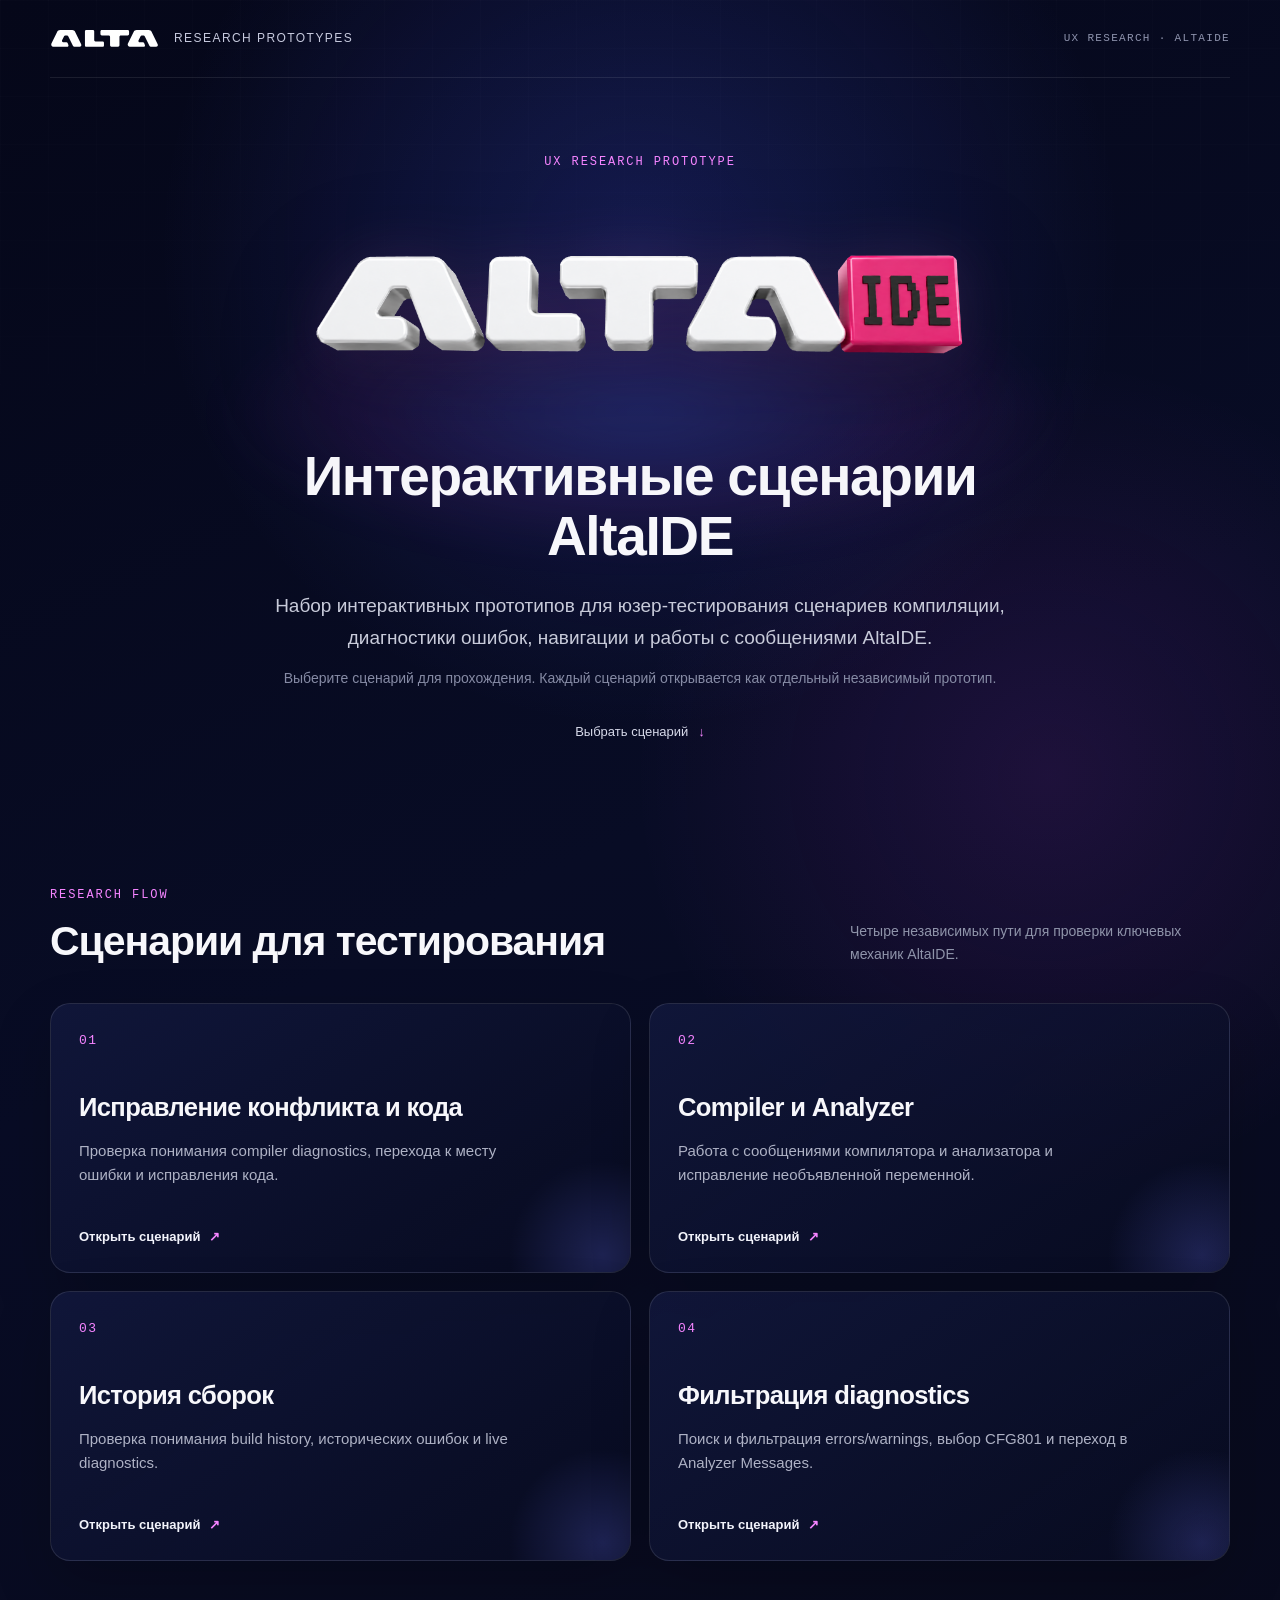
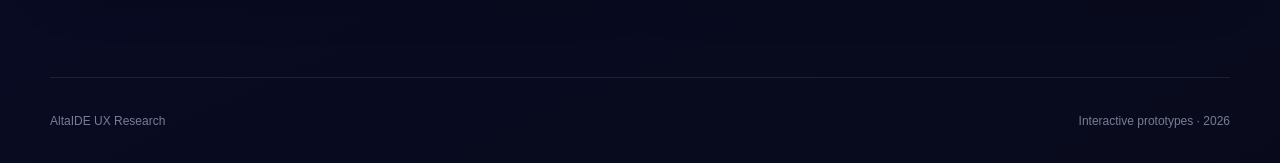
<file: index.html>
<!doctype html>
<html lang="ru">
<head>
  <meta charset="utf-8">
  <meta name="viewport" content="width=device-width, initial-scale=1">
  <meta name="description" content="Интерактивные UX research прототипы сценариев AltaIDE.">
  <title>AltaIDE — UX Research Prototypes</title>
  <link rel="icon" href="data:,">
  <link rel="stylesheet" href="home.css?v=2">
</head>
<body>
  <div class="site-shell">
    <header class="site-header">
      <a class="brand" href="./" aria-label="AltaIDE — главная">
        <img src="assets/home/alta-logo.svg" alt="ALTA">
        <span>Research prototypes</span>
      </a>
      <span class="study-label">UX Research · AltaIDE</span>
    </header>

    <main>
      <section class="hero" aria-labelledby="hero-title">
        <div class="hero-glow" aria-hidden="true"></div>
        <p class="eyebrow">UX Research Prototype</p>
        <img class="hero-logo" src="assets/home/alta-ide-logo.png" alt="AltaIDE">
        <div class="hero-copy">
          <h1 id="hero-title">Интерактивные сценарии AltaIDE</h1>
          <p class="hero-description">Набор интерактивных прототипов для юзер-тестирования сценариев компиляции, диагностики ошибок, навигации и работы с сообщениями AltaIDE.</p>
          <p class="hero-note">Выберите сценарий для прохождения. Каждый сценарий открывается как отдельный независимый прототип.</p>
        </div>
        <a class="scroll-link" href="#scenarios">Выбрать сценарий <span aria-hidden="true">↓</span></a>
      </section>

      <section class="scenarios" id="scenarios" aria-labelledby="scenarios-title">
        <div class="section-heading">
          <div>
            <p class="eyebrow">Research flow</p>
            <h2 id="scenarios-title">Сценарии для тестирования</h2>
          </div>
          <p>Четыре независимых пути для проверки ключевых механик AltaIDE.</p>
        </div>

        <div class="scenario-grid">
          <a class="scenario-card" href="./scenarios/scenario-1/">
            <span class="card-number">01</span>
            <div class="card-copy"><h3>Исправление конфликта и кода</h3><p>Проверка понимания compiler diagnostics, перехода к месту ошибки и исправления кода.</p></div>
            <span class="card-cta">Открыть сценарий <span aria-hidden="true">↗</span></span>
          </a>
          <a class="scenario-card" href="./scenarios/scenario-2/">
            <span class="card-number">02</span>
            <div class="card-copy"><h3>Compiler и Analyzer</h3><p>Работа с сообщениями компилятора и анализатора и исправление необъявленной переменной.</p></div>
            <span class="card-cta">Открыть сценарий <span aria-hidden="true">↗</span></span>
          </a>
          <a class="scenario-card" href="./scenarios/scenario-3/">
            <span class="card-number">03</span>
            <div class="card-copy"><h3>История сборок</h3><p>Проверка понимания build history, исторических ошибок и live diagnostics.</p></div>
            <span class="card-cta">Открыть сценарий <span aria-hidden="true">↗</span></span>
          </a>
          <a class="scenario-card" href="./scenarios/scenario-4/">
            <span class="card-number">04</span>
            <div class="card-copy"><h3>Фильтрация diagnostics</h3><p>Поиск и фильтрация errors/warnings, выбор CFG801 и переход в Analyzer Messages.</p></div>
            <span class="card-cta">Открыть сценарий <span aria-hidden="true">↗</span></span>
          </a>
        </div>
      </section>
    </main>

    <footer class="site-footer"><span>AltaIDE UX Research</span><span>Interactive prototypes · 2026</span></footer>
  </div>
</body>
</html>
</file>
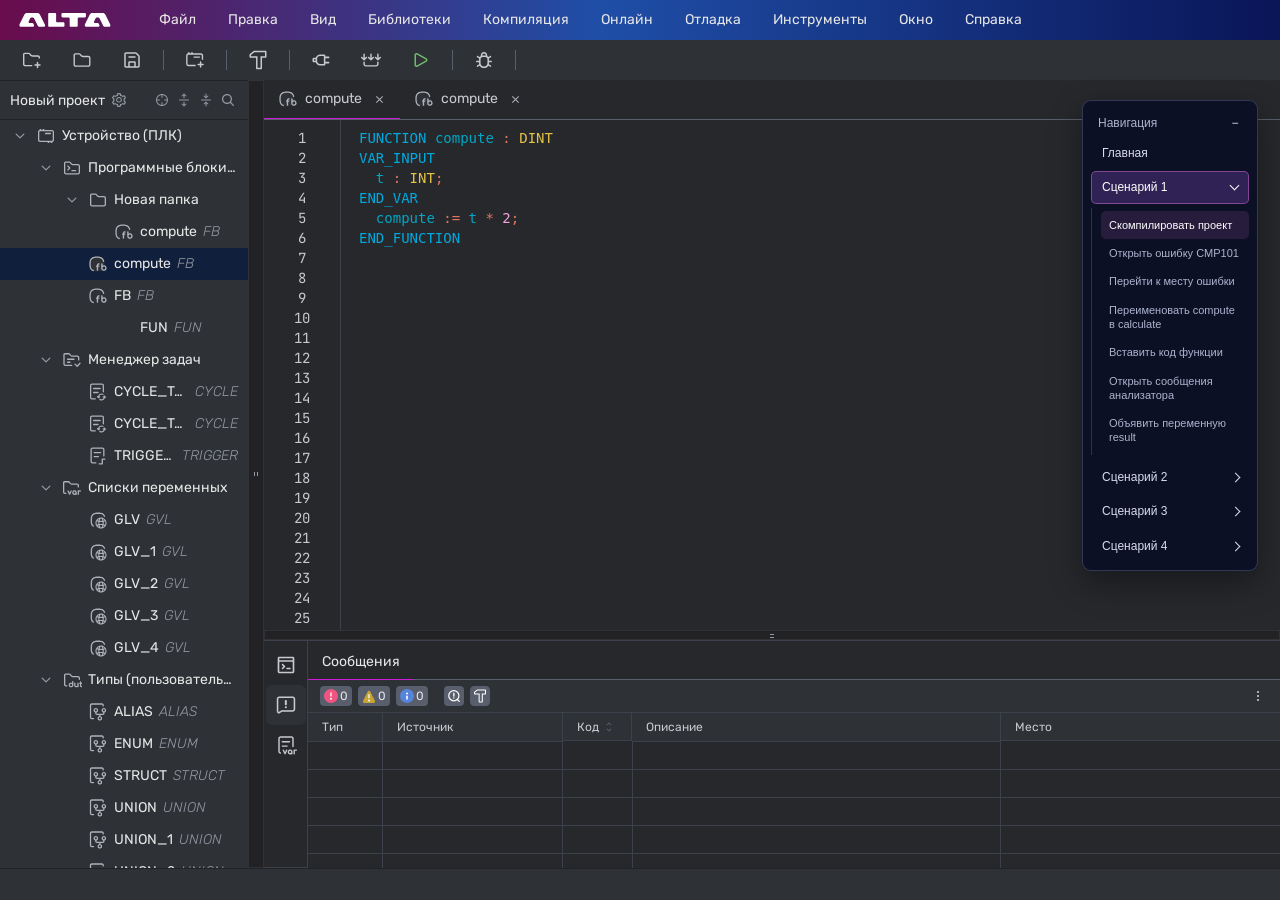
<file: scenarios/scenario-1/index.html>
<!doctype html>
<html lang="ru">
<head>
  <meta charset="utf-8">
  <meta name="viewport" content="width=device-width, initial-scale=1">
  <base href="https://andrewkz499.github.io/altaide-standalone-prototype/">
  <title>AltaIDE — standalone prototype</title>
  <link rel="icon" href="data:,">
  <link rel="stylesheet" href="prototype.css?v=9">
  <script type="text/javascript">
    (function(c,l,a,r,i,t,y){
      c[a]=c[a]||function(){(c[a].q=c[a].q||[]).push(arguments)};
      t=l.createElement(r);t.async=1;t.src="https://www.clarity.ms/tag/"+i;
      y=l.getElementsByTagName(r)[0];y.parentNode.insertBefore(t,y);
    })(window, document, "clarity", "script", "yf37a1gkb1");
  </script>
</head>
<body>
  <main class="ide" aria-label="Прототип AltaIDE">
    <header class="topbar" aria-label="Верхняя панель">
      <nav class="menubar" aria-label="Главное меню">
        <img class="alta-logo" src="assets/icons/brand-alta-logo.svg" alt="Alta">
        <div class="menu-links">
          <button type="button">Файл</button><button type="button">Правка</button>
          <button type="button">Вид</button><button type="button">Библиотеки</button>
          <button type="button">Компиляция</button><button type="button">Онлайн</button>
          <button type="button">Отладка</button><button type="button">Инструменты</button>
          <button type="button">Окно</button><button type="button">Справка</button>
        </div>
      </nav>
      <div class="toolbar" role="toolbar" aria-label="Инструменты проекта">
        <div class="toolbar-group">
          <button class="icon-button create-project" type="button" aria-label="Создать проект"><img src="assets/icons/toolbar-create-project.svg" alt=""></button>
          <button class="icon-button" type="button" aria-label="Открыть проект"><img src="assets/icons/toolbar-open-project.svg" alt=""></button>
          <button class="icon-button" type="button" aria-label="Сохранить проект"><img src="assets/icons/toolbar-save-project.svg" alt=""></button>
          <span class="toolbar-divider" aria-hidden="true"></span>
          <button class="icon-button" type="button" aria-label="Добавить устройство"><img src="assets/icons/toolbar-add-device.svg" alt=""></button>
          <span class="toolbar-divider" aria-hidden="true"></span>
          <button class="icon-button" type="button" aria-label="Компилировать" aria-pressed="false" data-action="compile" data-state="default"><img src="assets/icons/toolbar-compile.svg" alt=""></button>
          <span class="toolbar-divider" aria-hidden="true"></span>
          <button class="icon-button" type="button" aria-label="Подключиться"><img src="assets/icons/toolbar-connect.svg" alt=""></button>
          <button class="icon-button" type="button" aria-label="Загрузить в устройство"><img src="assets/icons/toolbar-load-to-device.svg" alt=""></button>
          <button class="icon-button run-button" type="button" aria-label="Запустить"><img src="assets/icons/toolbar-run.svg" alt=""></button>
          <span class="toolbar-divider" aria-hidden="true"></span>
          <button class="icon-button" type="button" aria-label="Отладка"><img src="assets/icons/toolbar-debug.svg" alt=""></button>
          <span class="toolbar-divider" aria-hidden="true"></span>
        </div>
      </div>
    </header>

    <div class="workspace">
      <aside class="sidebar" aria-label="Структура проекта">
        <div class="project-head">
          <div class="project-title"><span>Новый проект</span><button type="button" aria-label="Настройки проекта"><img src="assets/icons/sidebar-settings.svg" alt=""></button></div>
          <div class="project-actions">
            <button type="button" aria-label="Информация"><img src="assets/icons/sidebar-info.svg" alt=""></button>
            <button type="button" aria-label="Развернуть всё"><img src="assets/icons/sidebar-expand-all.svg" alt=""></button>
            <button type="button" aria-label="Свернуть всё"><img src="assets/icons/sidebar-collapse-all.svg" alt=""></button>
            <button type="button" aria-label="Поиск"><img src="assets/icons/sidebar-search.svg" alt=""></button>
          </div>
        </div>
        <div class="tree" role="tree" aria-label="Дерево проекта">
          <button class="tree-row" style="--level:0" type="button" role="treeitem" aria-expanded="true"><img class="chevron" src="assets/icons/tree-chevron-expanded.svg" alt=""><img class="tree-icon" src="assets/icons/tree-plc.svg" alt=""><span>Устройство (ПЛК)</span></button>
          <button class="tree-row" style="--level:1" type="button" role="treeitem" aria-expanded="true"><img class="chevron" src="assets/icons/tree-chevron-expanded.svg" alt=""><img class="tree-icon" src="assets/icons/tree-pou-folder.svg" alt=""><span>Программные блоки (POU)</span></button>
          <button class="tree-row" style="--level:2" type="button" role="treeitem" aria-expanded="true"><img class="chevron" src="assets/icons/tree-chevron-expanded.svg" alt=""><img class="tree-icon" src="assets/icons/tree-folder.svg" alt=""><span>Новая папка</span></button>
          <button class="tree-row" style="--level:4" type="button" role="treeitem" data-tree-node="compute-definition" data-diagnostic-target="compute"><span class="chevron-spacer"></span><img class="tree-icon" src="assets/icons/tree-function-block.svg" alt=""><span>compute</span><em>FB</em></button>
          <button class="tree-row is-selected" style="--level:3" type="button" role="treeitem" aria-selected="true" data-tree-node="compute-main" data-diagnostic-target="compute"><span class="chevron-spacer"></span><img class="tree-icon" src="assets/icons/tree-function-block.svg" alt=""><span>compute</span><em>FB</em></button>
          <button class="tree-row" style="--level:3" type="button" role="treeitem"><span class="chevron-spacer"></span><img class="tree-icon" src="assets/icons/tree-function-block.svg" alt=""><span>FB</span><em>FB</em></button>
          <button class="tree-row text-only" style="--level:4" type="button" role="treeitem"><span class="chevron-spacer"></span><span class="tree-icon"></span><span>FUN</span><em>FUN</em></button>
          <button class="tree-row" style="--level:1" type="button" role="treeitem" aria-expanded="true"><img class="chevron" src="assets/icons/tree-chevron-expanded.svg" alt=""><img class="tree-icon" src="assets/icons/tree-task-manager-folder.svg" alt=""><span>Менеджер задач</span></button>
          <button class="tree-row" style="--level:3" type="button" role="treeitem"><span class="chevron-spacer"></span><img class="tree-icon" src="assets/icons/tree-cycle-task.svg" alt=""><span>CYCLE_TASK</span><em>CYCLE</em></button>
          <button class="tree-row" style="--level:3" type="button" role="treeitem"><span class="chevron-spacer"></span><img class="tree-icon" src="assets/icons/tree-cycle-task.svg" alt=""><span>CYCLE_TASK_1</span><em>CYCLE</em></button>
          <button class="tree-row" style="--level:3" type="button" role="treeitem"><span class="chevron-spacer"></span><img class="tree-icon" src="assets/icons/tree-event-task.svg" alt=""><span>TRIGGER_TASK</span><em>TRIGGER</em></button>
          <button class="tree-row" style="--level:1" type="button" role="treeitem" aria-expanded="true"><img class="chevron" src="assets/icons/tree-chevron-expanded.svg" alt=""><img class="tree-icon" src="assets/icons/tree-variable-list-folder.svg" alt=""><span>Списки переменных</span></button>
          <button class="tree-row" style="--level:3" type="button" role="treeitem"><span class="chevron-spacer"></span><img class="tree-icon" src="assets/icons/tree-global-variable.svg" alt=""><span>GLV</span><em>GVL</em></button>
          <button class="tree-row" style="--level:3" type="button" role="treeitem"><span class="chevron-spacer"></span><img class="tree-icon" src="assets/icons/tree-global-variable.svg" alt=""><span>GLV_1</span><em>GVL</em></button>
          <button class="tree-row" style="--level:3" type="button" role="treeitem"><span class="chevron-spacer"></span><img class="tree-icon" src="assets/icons/tree-global-variable.svg" alt=""><span>GLV_2</span><em>GVL</em></button>
          <button class="tree-row" style="--level:3" type="button" role="treeitem"><span class="chevron-spacer"></span><img class="tree-icon" src="assets/icons/tree-global-variable.svg" alt=""><span>GLV_3</span><em>GVL</em></button>
          <button class="tree-row" style="--level:3" type="button" role="treeitem"><span class="chevron-spacer"></span><img class="tree-icon" src="assets/icons/tree-global-variable.svg" alt=""><span>GLV_4</span><em>GVL</em></button>
          <button class="tree-row" style="--level:1" type="button" role="treeitem" aria-expanded="true"><img class="chevron" src="assets/icons/tree-chevron-expanded.svg" alt=""><img class="tree-icon" src="assets/icons/tree-user-types-folder.svg" alt=""><span>Типы (пользовательские переменные)</span></button>
          <button class="tree-row" style="--level:3" type="button" role="treeitem"><span class="chevron-spacer"></span><img class="tree-icon" src="assets/icons/tree-user-type.svg" alt=""><span>ALIAS</span><em>ALIAS</em></button>
          <button class="tree-row" style="--level:3" type="button" role="treeitem"><span class="chevron-spacer"></span><img class="tree-icon" src="assets/icons/tree-user-type.svg" alt=""><span>ENUM</span><em>ENUM</em></button>
          <button class="tree-row" style="--level:3" type="button" role="treeitem"><span class="chevron-spacer"></span><img class="tree-icon" src="assets/icons/tree-user-type.svg" alt=""><span>STRUCT</span><em>STRUCT</em></button>
          <button class="tree-row" style="--level:3" type="button" role="treeitem"><span class="chevron-spacer"></span><img class="tree-icon" src="assets/icons/tree-user-type.svg" alt=""><span>UNION</span><em>UNION</em></button>
          <button class="tree-row" style="--level:3" type="button" role="treeitem"><span class="chevron-spacer"></span><img class="tree-icon" src="assets/icons/tree-user-type.svg" alt=""><span>UNION_1</span><em>UNION</em></button>
          <button class="tree-row" style="--level:3" type="button" role="treeitem"><span class="chevron-spacer"></span><img class="tree-icon" src="assets/icons/tree-user-type.svg" alt=""><span>UNION_2</span><em>UNION</em></button>
        </div>
      </aside>

      <div class="resizer resizer-vertical" id="vertical-resizer" role="separator" aria-label="Изменить ширину панели проекта" aria-orientation="vertical" tabindex="0"><span></span></div>

      <section class="content-area" aria-label="Рабочая область">
        <div class="editor-tabs" role="tablist" aria-label="Открытые программы">
          <button class="editor-tab is-active" type="button" role="tab" aria-selected="true" data-editor-tab="compute-a" data-diagnostic-target="compute"><img src="assets/icons/tree-function-block.svg" alt=""><span>compute</span><span class="tab-close" aria-hidden="true"></span></button>
          <button class="editor-tab" type="button" role="tab" aria-selected="false" data-editor-tab="compute-b" data-diagnostic-target="compute"><img src="assets/icons/tree-function-block.svg" alt=""><span>compute</span><span class="tab-close" aria-hidden="true"></span></button>
        </div>

        <div class="content-split" id="content-split">
          <section class="code-canvas" aria-label="Редактор кода">
            <div class="code-lines" aria-hidden="true"></div>
            <pre class="source-code"><code><span class="kw" data-diagnostic-target="compute">FUNCTION</span> <span class="name" data-diagnostic-target="compute">compute</span> <span class="op">:</span> <span class="type">DINT</span>
<span class="kw">VAR_INPUT</span>
  <span class="name">t</span> <span class="op">:</span> <span class="type">INT</span><span class="op">;</span>
<span class="kw">END_VAR</span>
  <span class="name">compute</span> <span class="op">:=</span> <span class="name">t</span> <span class="op">*</span> <span class="num">2</span><span class="op">;</span>
<span class="kw">END_FUNCTION</span></code></pre>
          </section>

          <div class="resizer resizer-horizontal" id="horizontal-resizer" role="separator" aria-label="Изменить высоту нижней панели" aria-orientation="horizontal" tabindex="0"><span></span></div>

          <section class="bottom-panel" aria-label="Нижняя панель">
            <nav class="vertical-tabs" aria-label="Разделы нижней панели">
              <button type="button" data-panel="terminal" aria-label="Терминал"><img src="assets/icons/panel-log.svg" alt=""></button>
              <button class="is-active" type="button" data-panel="messages" aria-label="Сообщения"><img src="assets/icons/panel-messages.svg" alt=""></button>
              <button type="button" data-panel="variables" aria-label="Переменные"><img src="assets/icons/panel-variables.svg" alt=""></button>
            </nav>
            <div class="bottom-content">
              <div class="bottom-tabs" role="tablist" aria-label="Вкладки нижней панели"><button class="is-active" type="button" role="tab" aria-selected="true" id="bottom-tab-label">Сообщения</button><button type="button" role="tab" aria-selected="false" hidden>Проблемы</button></div>
              <div class="context-toolbar" role="toolbar" aria-label="Фильтры сообщений">
                <div class="status-counters">
                  <button type="button" aria-label="Ошибки: 0" data-counter="error"><img src="assets/icons/status-error.svg" alt=""><span>0</span></button>
                  <button type="button" aria-label="Предупреждения: 0" data-counter="warning"><img src="assets/icons/status-warning.svg" alt=""><span>0</span></button>
                  <button type="button" aria-label="Информация: 0" data-counter="info"><img src="assets/icons/status-info.svg" alt=""><span>0</span></button>
                </div>
                <div class="context-actions"><button type="button" aria-label="Найти"><img src="assets/icons/context-search.svg" alt=""></button><button type="button" aria-label="Фильтр"><img src="assets/icons/context-filter.svg" alt=""></button></div>
                <button class="context-more" type="button" aria-label="Дополнительные действия"><img src="assets/icons/context-more.svg" alt=""></button>
              </div>
              <div class="table-scroll" tabindex="0" aria-label="Таблица сообщений">
                <table class="messages-table">
                  <colgroup><col class="col-type"><col class="col-source"><col class="col-code"><col class="col-description"><col class="col-place"></colgroup>
                  <thead><tr><th>Тип</th><th>Источник</th><th class="sortable">Код<img src="assets/icons/table-sort.svg" alt=""></th><th>Описание</th><th class="sortable">Место<img src="assets/icons/table-sort.svg" alt=""></th></tr></thead>
                  <tbody id="message-rows"></tbody>
                </table>
              </div>
              <pre class="console-output" id="console-output" tabindex="0" aria-label="Консоль компиляции" hidden></pre>
            </div>
          </section>
        </div>
      </section>
    </div>

    <footer class="statusbar" aria-label="Строка состояния">
      <div class="statusbar-build" id="statusbar-build" hidden>
        <span id="statusbar-label"></span>
        <span class="statusbar-progress" aria-hidden="true"><span id="statusbar-progress-value"></span></span>
        <span class="statusbar-close" aria-hidden="true"></span>
      </div>
    </footer>
  </main>
  <script src="prototype.js?v=14"></script>
  <script src="scenario-navigation.js?v=6"></script>
</body>
</html>
</file>
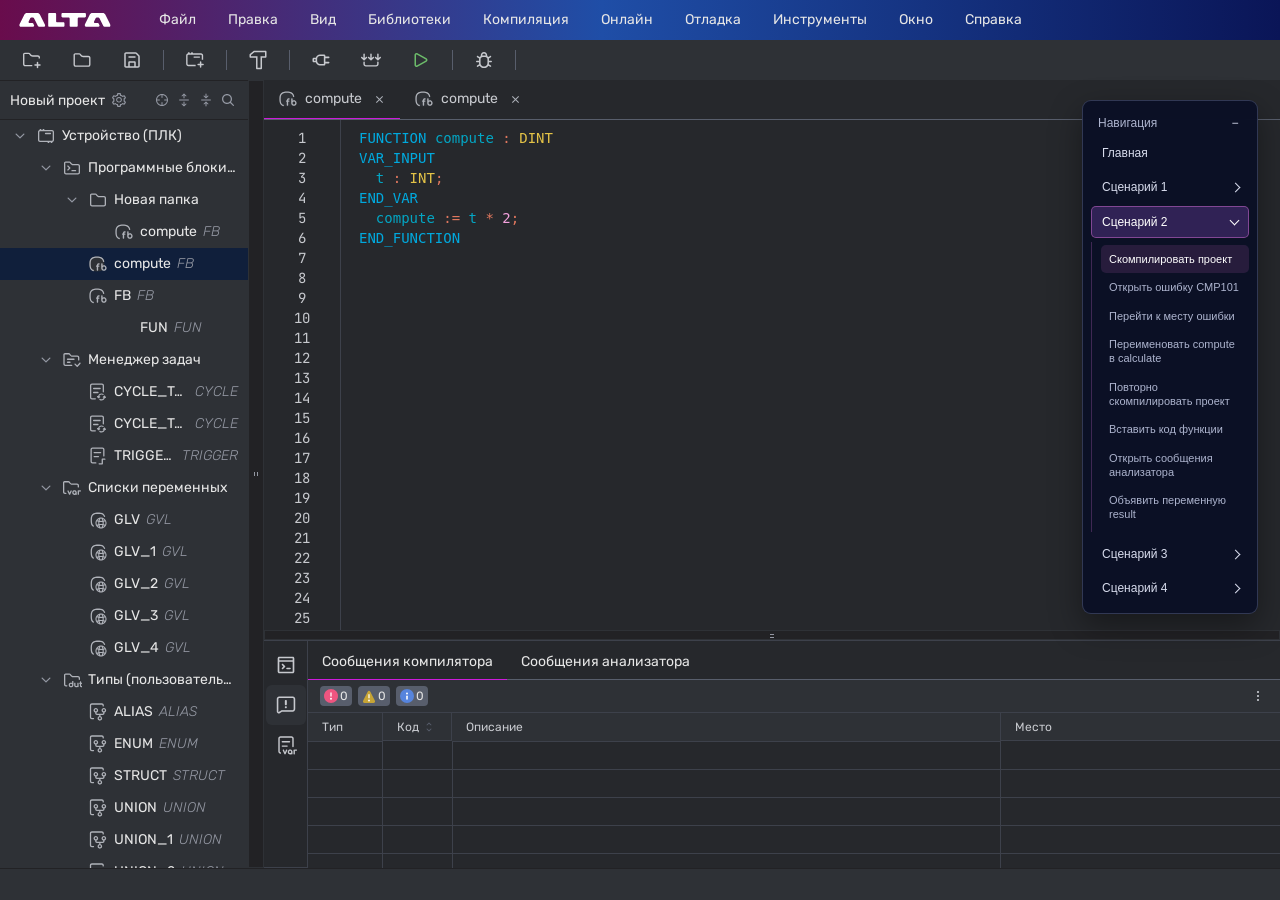
<file: scenarios/scenario-2/index.html>
<!doctype html>
<html lang="ru">
<head>
  <meta charset="utf-8">
  <meta name="viewport" content="width=device-width, initial-scale=1">
  <base href="https://andrewkz499.github.io/altaide-standalone-prototype/">
  <title>AltaIDE — Scenario 2 · S01</title>
  <link rel="icon" href="data:,">
  <link rel="stylesheet" href="prototype.css?v=9">
  <link rel="stylesheet" href="scenarios/scenario-2/scenario.css?v=7">
  <script type="text/javascript">
    (function(c,l,a,r,i,t,y){
      c[a]=c[a]||function(){(c[a].q=c[a].q||[]).push(arguments)};
      t=l.createElement(r);t.async=1;t.src="https://www.clarity.ms/tag/"+i;
      y=l.getElementsByTagName(r)[0];y.parentNode.insertBefore(t,y);
    })(window, document, "clarity", "script", "yf37a1gkb1");
  </script>
</head>
<body>
  <main class="ide" aria-label="AltaIDE, Scenario 2">
    <header class="topbar" aria-label="Верхняя панель">
      <nav class="menubar" aria-label="Главное меню">
        <img class="alta-logo" src="assets/icons/brand-alta-logo.svg" alt="Alta">
        <div class="menu-links">
          <button type="button">Файл</button><button type="button">Правка</button>
          <button type="button">Вид</button><button type="button">Библиотеки</button>
          <button type="button">Компиляция</button><button type="button">Онлайн</button>
          <button type="button">Отладка</button><button type="button">Инструменты</button>
          <button type="button">Окно</button><button type="button">Справка</button>
        </div>
      </nav>
      <div class="toolbar" role="toolbar" aria-label="Инструменты проекта">
        <div class="toolbar-group">
          <button class="icon-button create-project" type="button" aria-label="Создать проект"><img src="assets/icons/toolbar-create-project.svg" alt=""></button>
          <button class="icon-button" type="button" aria-label="Открыть проект"><img src="assets/icons/toolbar-open-project.svg" alt=""></button>
          <button class="icon-button" type="button" aria-label="Сохранить проект"><img src="assets/icons/toolbar-save-project.svg" alt=""></button>
          <span class="toolbar-divider" aria-hidden="true"></span>
          <button class="icon-button" type="button" aria-label="Добавить устройство"><img src="assets/icons/toolbar-add-device.svg" alt=""></button>
          <span class="toolbar-divider" aria-hidden="true"></span>
          <button class="icon-button" type="button" aria-label="Компилировать" aria-pressed="false" data-action="compile" data-state="default"><img src="assets/icons/toolbar-compile.svg" alt=""></button>
          <span class="toolbar-divider" aria-hidden="true"></span>
          <button class="icon-button" type="button" aria-label="Подключиться"><img src="assets/icons/toolbar-connect.svg" alt=""></button>
          <button class="icon-button" type="button" aria-label="Загрузить в устройство"><img src="assets/icons/toolbar-load-to-device.svg" alt=""></button>
          <button class="icon-button run-button" type="button" aria-label="Запустить"><img src="assets/icons/toolbar-run.svg" alt=""></button>
          <span class="toolbar-divider" aria-hidden="true"></span>
          <button class="icon-button" type="button" aria-label="Отладка"><img src="assets/icons/toolbar-debug.svg" alt=""></button>
          <span class="toolbar-divider" aria-hidden="true"></span>
        </div>
      </div>
    </header>

    <div class="workspace">
      <aside class="sidebar" aria-label="Структура проекта">
        <div class="project-head">
          <div class="project-title"><span>Новый проект</span><button type="button" aria-label="Настройки проекта"><img src="assets/icons/sidebar-settings.svg" alt=""></button></div>
          <div class="project-actions">
            <button type="button" aria-label="Информация"><img src="assets/icons/sidebar-info.svg" alt=""></button>
            <button type="button" aria-label="Развернуть всё"><img src="assets/icons/sidebar-expand-all.svg" alt=""></button>
            <button type="button" aria-label="Свернуть всё"><img src="assets/icons/sidebar-collapse-all.svg" alt=""></button>
            <button type="button" aria-label="Поиск"><img src="assets/icons/sidebar-search.svg" alt=""></button>
          </div>
        </div>
        <div class="tree" role="tree" aria-label="Дерево проекта">
          <button class="tree-row" style="--level:0" type="button" role="treeitem" aria-expanded="true"><img class="chevron" src="assets/icons/tree-chevron-expanded.svg" alt=""><img class="tree-icon" src="assets/icons/tree-plc.svg" alt=""><span>Устройство (ПЛК)</span></button>
          <button class="tree-row" style="--level:1" type="button" role="treeitem" aria-expanded="true"><img class="chevron" src="assets/icons/tree-chevron-expanded.svg" alt=""><img class="tree-icon" src="assets/icons/tree-pou-folder.svg" alt=""><span>Программные блоки (POU)</span></button>
          <button class="tree-row" style="--level:2" type="button" role="treeitem" aria-expanded="true"><img class="chevron" src="assets/icons/tree-chevron-expanded.svg" alt=""><img class="tree-icon" src="assets/icons/tree-folder.svg" alt=""><span>Новая папка</span></button>
          <button class="tree-row" style="--level:4" type="button" role="treeitem" data-tree-document="compute-a"><span class="chevron-spacer"></span><img class="tree-icon" src="assets/icons/tree-function-block.svg" alt=""><span>compute</span><em>FB</em></button>
          <button class="tree-row is-selected" style="--level:3" type="button" role="treeitem" aria-selected="true" data-tree-document="compute-b"><span class="chevron-spacer"></span><img class="tree-icon" src="assets/icons/tree-function-block.svg" alt=""><span>compute</span><em>FB</em></button>
          <button class="tree-row" style="--level:3" type="button" role="treeitem"><span class="chevron-spacer"></span><img class="tree-icon" src="assets/icons/tree-function-block.svg" alt=""><span>FB</span><em>FB</em></button>
          <button class="tree-row text-only" style="--level:4" type="button" role="treeitem"><span class="chevron-spacer"></span><span class="tree-icon"></span><span>FUN</span><em>FUN</em></button>
          <button class="tree-row" style="--level:1" type="button" role="treeitem" aria-expanded="true"><img class="chevron" src="assets/icons/tree-chevron-expanded.svg" alt=""><img class="tree-icon" src="assets/icons/tree-task-manager-folder.svg" alt=""><span>Менеджер задач</span></button>
          <button class="tree-row" style="--level:3" type="button" role="treeitem"><span class="chevron-spacer"></span><img class="tree-icon" src="assets/icons/tree-cycle-task.svg" alt=""><span>CYCLE_TASK</span><em>CYCLE</em></button>
          <button class="tree-row" style="--level:3" type="button" role="treeitem"><span class="chevron-spacer"></span><img class="tree-icon" src="assets/icons/tree-cycle-task.svg" alt=""><span>CYCLE_TASK_1</span><em>CYCLE</em></button>
          <button class="tree-row" style="--level:3" type="button" role="treeitem"><span class="chevron-spacer"></span><img class="tree-icon" src="assets/icons/tree-event-task.svg" alt=""><span>TRIGGER_TASK</span><em>TRIGGER</em></button>
          <button class="tree-row" style="--level:1" type="button" role="treeitem" aria-expanded="true"><img class="chevron" src="assets/icons/tree-chevron-expanded.svg" alt=""><img class="tree-icon" src="assets/icons/tree-variable-list-folder.svg" alt=""><span>Списки переменных</span></button>
          <button class="tree-row" style="--level:3" type="button" role="treeitem"><span class="chevron-spacer"></span><img class="tree-icon" src="assets/icons/tree-global-variable.svg" alt=""><span>GLV</span><em>GVL</em></button>
          <button class="tree-row" style="--level:3" type="button" role="treeitem"><span class="chevron-spacer"></span><img class="tree-icon" src="assets/icons/tree-global-variable.svg" alt=""><span>GLV_1</span><em>GVL</em></button>
          <button class="tree-row" style="--level:3" type="button" role="treeitem"><span class="chevron-spacer"></span><img class="tree-icon" src="assets/icons/tree-global-variable.svg" alt=""><span>GLV_2</span><em>GVL</em></button>
          <button class="tree-row" style="--level:3" type="button" role="treeitem"><span class="chevron-spacer"></span><img class="tree-icon" src="assets/icons/tree-global-variable.svg" alt=""><span>GLV_3</span><em>GVL</em></button>
          <button class="tree-row" style="--level:3" type="button" role="treeitem"><span class="chevron-spacer"></span><img class="tree-icon" src="assets/icons/tree-global-variable.svg" alt=""><span>GLV_4</span><em>GVL</em></button>
          <button class="tree-row" style="--level:1" type="button" role="treeitem" aria-expanded="true"><img class="chevron" src="assets/icons/tree-chevron-expanded.svg" alt=""><img class="tree-icon" src="assets/icons/tree-user-types-folder.svg" alt=""><span>Типы (пользовательские переменные)</span></button>
          <button class="tree-row" style="--level:3" type="button" role="treeitem"><span class="chevron-spacer"></span><img class="tree-icon" src="assets/icons/tree-user-type.svg" alt=""><span>ALIAS</span><em>ALIAS</em></button>
          <button class="tree-row" style="--level:3" type="button" role="treeitem"><span class="chevron-spacer"></span><img class="tree-icon" src="assets/icons/tree-user-type.svg" alt=""><span>ENUM</span><em>ENUM</em></button>
          <button class="tree-row" style="--level:3" type="button" role="treeitem"><span class="chevron-spacer"></span><img class="tree-icon" src="assets/icons/tree-user-type.svg" alt=""><span>STRUCT</span><em>STRUCT</em></button>
          <button class="tree-row" style="--level:3" type="button" role="treeitem"><span class="chevron-spacer"></span><img class="tree-icon" src="assets/icons/tree-user-type.svg" alt=""><span>UNION</span><em>UNION</em></button>
          <button class="tree-row" style="--level:3" type="button" role="treeitem"><span class="chevron-spacer"></span><img class="tree-icon" src="assets/icons/tree-user-type.svg" alt=""><span>UNION_1</span><em>UNION</em></button>
          <button class="tree-row" style="--level:3" type="button" role="treeitem"><span class="chevron-spacer"></span><img class="tree-icon" src="assets/icons/tree-user-type.svg" alt=""><span>UNION_2</span><em>UNION</em></button>
        </div>
      </aside>

      <div class="resizer resizer-vertical" id="vertical-resizer" role="separator" aria-label="Изменить ширину панели проекта" aria-orientation="vertical" tabindex="0"><span></span></div>

      <section class="content-area" aria-label="Рабочая область">
        <div class="editor-tabs" role="tablist" aria-label="Открытые программы">
          <button class="editor-tab is-active" type="button" role="tab" aria-selected="true" data-editor-tab="compute-b"><img src="assets/icons/tree-function-block.svg" alt=""><span>compute</span><span class="tab-close" aria-hidden="true"></span></button>
          <button class="editor-tab" type="button" role="tab" aria-selected="false" data-editor-tab="compute-a"><img src="assets/icons/tree-function-block.svg" alt=""><span>compute</span><span class="tab-close" aria-hidden="true"></span></button>
        </div>

        <div class="content-split" id="content-split">
          <section class="code-canvas" aria-label="Редактор кода">
            <div class="code-lines" aria-hidden="true"></div>
            <pre class="source-code"><code><span class="kw">FUNCTION</span> <span class="name" data-compute-identifier>compute</span> <span class="op">:</span> <span class="type">DINT</span>
<span class="kw">VAR_INPUT</span>
  <span class="name">t</span> <span class="op">:</span> <span class="type">INT</span><span class="op">;</span>
<span class="kw">END_VAR</span>
  <span class="name" data-compute-identifier>compute</span> <span class="op">:=</span> <span class="name">t</span> <span class="op">*</span> <span class="num">2</span><span class="op">;</span>
<span class="kw">END_FUNCTION</span></code></pre>
          </section>

          <div class="resizer resizer-horizontal" id="horizontal-resizer" role="separator" aria-label="Изменить высоту нижней панели" aria-orientation="horizontal" tabindex="0"><span></span></div>

          <section class="bottom-panel" aria-label="Нижняя панель">
            <nav class="vertical-tabs" aria-label="Разделы нижней панели">
              <button type="button" aria-label="Консоль" aria-disabled="true" data-panel="console"><img src="assets/icons/panel-log.svg" alt=""></button>
              <button class="is-active" type="button" aria-label="Сообщения" data-panel="messages"><img src="assets/icons/panel-messages.svg" alt=""></button>
              <button type="button" aria-label="Переменные" aria-disabled="true" data-panel="variables"><img src="assets/icons/panel-variables.svg" alt=""></button>
            </nav>
            <div class="bottom-content">
              <div class="bottom-tabs" role="tablist" aria-label="Вкладки сообщений" data-message-tabs>
                <button class="is-active" type="button" role="tab" aria-selected="true" data-message-tab="compiler">Сообщения компилятора</button>
                <button type="button" role="tab" aria-selected="false" data-message-tab="analyzer">Сообщения анализатора</button>
              </div>
              <div class="bottom-tabs" aria-label="Консоль" data-console-tab hidden><span class="console-tab-label">Консоль</span></div>
              <div class="context-toolbar" role="toolbar" aria-label="Фильтры сообщений">
                <div class="status-counters">
                  <button type="button" aria-label="Ошибки: 0" data-counter="error"><img src="assets/icons/status-error.svg" alt=""><span>0</span></button>
                  <button type="button" aria-label="Предупреждения: 0" data-counter="warning"><img src="assets/icons/status-warning.svg" alt=""><span>0</span></button>
                  <button type="button" aria-label="Информация: 0" data-counter="info"><img src="assets/icons/status-info.svg" alt=""><span>0</span></button>
                </div>
                <button class="context-more" type="button" aria-label="Дополнительные действия"><img src="assets/icons/context-more.svg" alt=""></button>
              </div>
              <div class="table-scroll" tabindex="0" aria-label="Пустая таблица сообщений" data-active-message-table="compiler" data-message-view>
                <table class="messages-table">
                  <colgroup><col class="col-type"><col class="col-code"><col class="col-description"><col class="col-place"></colgroup>
                  <thead><tr><th>Тип</th><th class="sortable">Код<img src="assets/icons/table-sort.svg" alt=""></th><th>Описание</th><th class="sortable">Место<img src="assets/icons/table-sort.svg" alt=""></th></tr></thead>
                  <tbody aria-hidden="true" data-diagnostics-body>
                    <tr><td></td><td></td><td></td><td></td></tr><tr><td></td><td></td><td></td><td></td></tr>
                    <tr><td></td><td></td><td></td><td></td></tr><tr><td></td><td></td><td></td><td></td></tr>
                    <tr><td></td><td></td><td></td><td></td></tr><tr><td></td><td></td><td></td><td></td></tr>
                    <tr><td></td><td></td><td></td><td></td></tr><tr><td></td><td></td><td></td><td></td></tr>
                    <tr><td></td><td></td><td></td><td></td></tr><tr><td></td><td></td><td></td><td></td></tr>
                  </tbody>
                </table>
              </div>
              <pre class="console-output scenario-2-console" tabindex="0" aria-label="Консоль компиляции" data-console-view hidden></pre>
            </div>
          </section>
        </div>
      </section>
    </div>

    <footer class="statusbar" aria-label="Строка состояния">
      <div class="statusbar-build" id="statusbar-build" hidden>
        <span id="statusbar-label"></span>
        <span class="statusbar-progress" aria-hidden="true"><span id="statusbar-progress-value"></span></span>
        <span class="statusbar-close" aria-hidden="true"></span>
      </div>
    </footer>
  </main>
  <script src="scenarios/scenario-2/scenario.js?v=13"></script>
  <script src="scenario-navigation.js?v=6"></script>
</body>
</html>
</file>
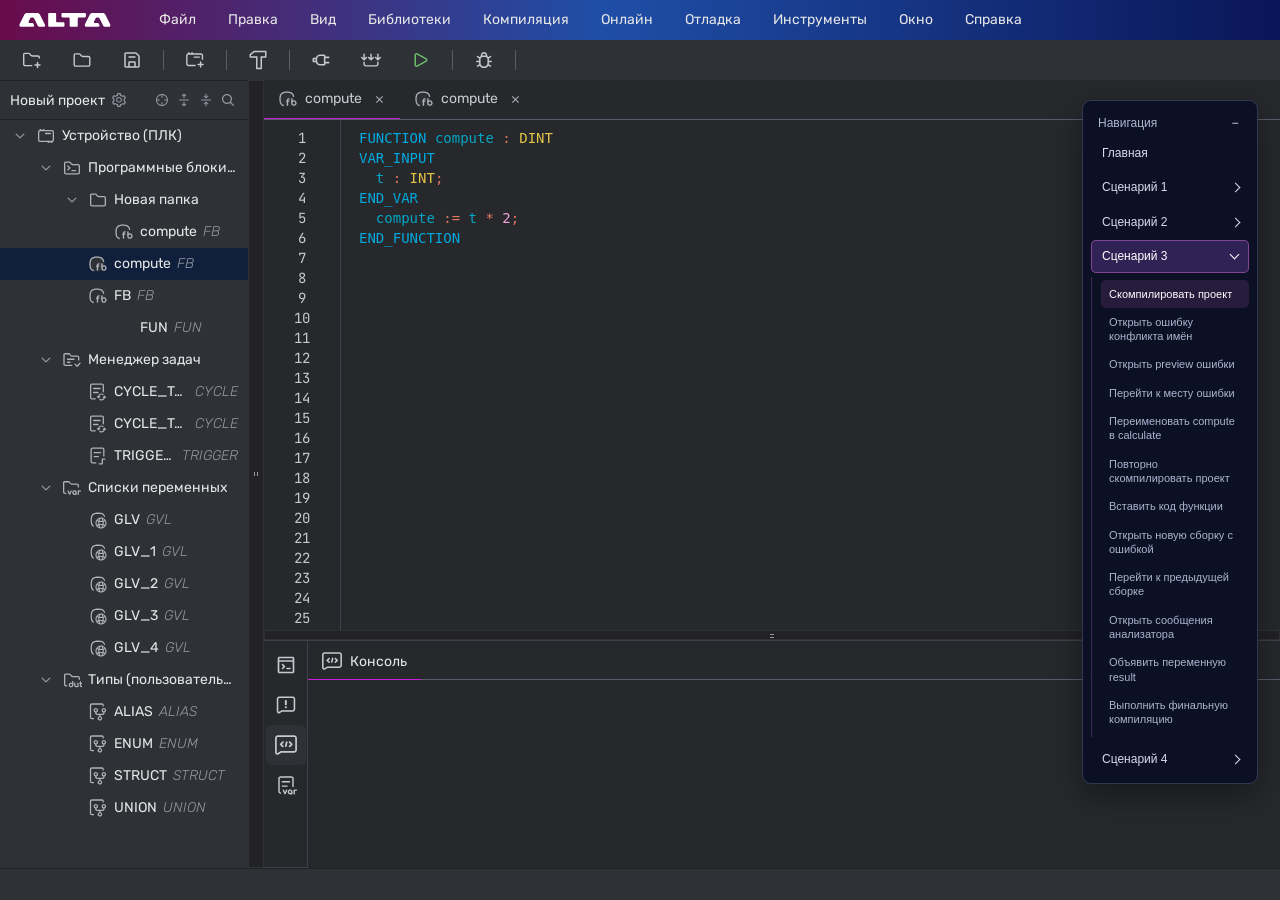
<file: scenarios/scenario-3/index.html>
<!doctype html>
<html lang="ru">
<head>
  <meta charset="utf-8">
  <meta name="viewport" content="width=device-width, initial-scale=1">
  <base href="https://andrewkz499.github.io/altaide-standalone-prototype/">
  <title>AltaIDE — Scenario 3 · S01</title>
  <link rel="icon" href="data:,">
  <link rel="stylesheet" href="prototype.css?v=9">
  <link rel="stylesheet" href="scenarios/scenario-3/scenario.css?v=7">
  <script type="text/javascript">
    (function(c,l,a,r,i,t,y){
      c[a]=c[a]||function(){(c[a].q=c[a].q||[]).push(arguments)};
      t=l.createElement(r);t.async=1;t.src="https://www.clarity.ms/tag/"+i;
      y=l.getElementsByTagName(r)[0];y.parentNode.insertBefore(t,y);
    })(window, document, "clarity", "script", "yf37a1gkb1");
  </script>
</head>
<body>
  <main class="ide" aria-label="AltaIDE, Scenario 3">
    <header class="topbar" aria-label="Верхняя панель">
      <nav class="menubar" aria-label="Главное меню">
        <img class="alta-logo" src="assets/icons/brand-alta-logo.svg" alt="Alta">
        <div class="menu-links">
          <button type="button">Файл</button><button type="button">Правка</button>
          <button type="button">Вид</button><button type="button">Библиотеки</button>
          <button type="button">Компиляция</button><button type="button">Онлайн</button>
          <button type="button">Отладка</button><button type="button">Инструменты</button>
          <button type="button">Окно</button><button type="button">Справка</button>
        </div>
      </nav>
      <div class="toolbar" role="toolbar" aria-label="Инструменты проекта">
        <div class="toolbar-group">
          <button class="icon-button create-project" type="button" aria-label="Создать проект"><img src="assets/icons/toolbar-create-project.svg" alt=""></button>
          <button class="icon-button" type="button" aria-label="Открыть проект"><img src="assets/icons/toolbar-open-project.svg" alt=""></button>
          <button class="icon-button" type="button" aria-label="Сохранить проект"><img src="assets/icons/toolbar-save-project.svg" alt=""></button>
          <span class="toolbar-divider" aria-hidden="true"></span>
          <button class="icon-button" type="button" aria-label="Добавить устройство"><img src="assets/icons/toolbar-add-device.svg" alt=""></button>
          <span class="toolbar-divider" aria-hidden="true"></span>
          <button class="icon-button" type="button" aria-label="Компилировать" data-action="compile"><img src="assets/icons/toolbar-compile.svg" alt=""></button>
          <span class="toolbar-divider" aria-hidden="true"></span>
          <button class="icon-button" type="button" aria-label="Подключиться"><img src="assets/icons/toolbar-connect.svg" alt=""></button>
          <button class="icon-button" type="button" aria-label="Загрузить в устройство"><img src="assets/icons/toolbar-load-to-device.svg" alt=""></button>
          <button class="icon-button run-button" type="button" aria-label="Запустить"><img src="assets/icons/toolbar-run.svg" alt=""></button>
          <span class="toolbar-divider" aria-hidden="true"></span>
          <button class="icon-button" type="button" aria-label="Отладка"><img src="assets/icons/toolbar-debug.svg" alt=""></button>
          <span class="toolbar-divider" aria-hidden="true"></span>
        </div>
      </div>
    </header>

    <div class="workspace">
      <aside class="sidebar" aria-label="Структура проекта">
        <div class="project-head">
          <div class="project-title"><span>Новый проект</span><button type="button" aria-label="Настройки проекта"><img src="assets/icons/sidebar-settings.svg" alt=""></button></div>
          <div class="project-actions">
            <button type="button" aria-label="Информация"><img src="assets/icons/sidebar-info.svg" alt=""></button>
            <button type="button" aria-label="Развернуть всё"><img src="assets/icons/sidebar-expand-all.svg" alt=""></button>
            <button type="button" aria-label="Свернуть всё"><img src="assets/icons/sidebar-collapse-all.svg" alt=""></button>
            <button type="button" aria-label="Поиск"><img src="assets/icons/sidebar-search.svg" alt=""></button>
          </div>
        </div>
        <div class="tree" role="tree" aria-label="Дерево проекта">
          <button class="tree-row" style="--level:0" type="button" role="treeitem" aria-expanded="true"><img class="chevron" src="assets/icons/tree-chevron-expanded.svg" alt=""><img class="tree-icon" src="assets/icons/tree-plc.svg" alt=""><span>Устройство (ПЛК)</span></button>
          <button class="tree-row" style="--level:1" type="button" role="treeitem" aria-expanded="true"><img class="chevron" src="assets/icons/tree-chevron-expanded.svg" alt=""><img class="tree-icon" src="assets/icons/tree-pou-folder.svg" alt=""><span>Программные блоки (POU)</span></button>
          <button class="tree-row" style="--level:2" type="button" role="treeitem" aria-expanded="true"><img class="chevron" src="assets/icons/tree-chevron-expanded.svg" alt=""><img class="tree-icon" src="assets/icons/tree-folder.svg" alt=""><span>Новая папка</span></button>
          <button class="tree-row" style="--level:4" type="button" role="treeitem" data-tree-document="compute-a"><span class="chevron-spacer"></span><img class="tree-icon" src="assets/icons/tree-function-block.svg" alt=""><span>compute</span><em>FB</em></button>
          <button class="tree-row is-selected" style="--level:3" type="button" role="treeitem" aria-selected="true" data-tree-document="compute-b"><span class="chevron-spacer"></span><img class="tree-icon" src="assets/icons/tree-function-block.svg" alt=""><span>compute</span><em>FB</em></button>
          <button class="tree-row" style="--level:3" type="button" role="treeitem"><span class="chevron-spacer"></span><img class="tree-icon" src="assets/icons/tree-function-block.svg" alt=""><span>FB</span><em>FB</em></button>
          <button class="tree-row text-only" style="--level:4" type="button" role="treeitem"><span class="chevron-spacer"></span><span class="tree-icon"></span><span>FUN</span><em>FUN</em></button>
          <button class="tree-row" style="--level:1" type="button" role="treeitem" aria-expanded="true"><img class="chevron" src="assets/icons/tree-chevron-expanded.svg" alt=""><img class="tree-icon" src="assets/icons/tree-task-manager-folder.svg" alt=""><span>Менеджер задач</span></button>
          <button class="tree-row" style="--level:3" type="button" role="treeitem"><span class="chevron-spacer"></span><img class="tree-icon" src="assets/icons/tree-cycle-task.svg" alt=""><span>CYCLE_TASK</span><em>CYCLE</em></button>
          <button class="tree-row" style="--level:3" type="button" role="treeitem"><span class="chevron-spacer"></span><img class="tree-icon" src="assets/icons/tree-cycle-task.svg" alt=""><span>CYCLE_TASK_1</span><em>CYCLE</em></button>
          <button class="tree-row" style="--level:3" type="button" role="treeitem"><span class="chevron-spacer"></span><img class="tree-icon" src="assets/icons/tree-event-task.svg" alt=""><span>TRIGGER_TASK</span><em>TRIGGER</em></button>
          <button class="tree-row" style="--level:1" type="button" role="treeitem" aria-expanded="true"><img class="chevron" src="assets/icons/tree-chevron-expanded.svg" alt=""><img class="tree-icon" src="assets/icons/tree-variable-list-folder.svg" alt=""><span>Списки переменных</span></button>
          <button class="tree-row" style="--level:3" type="button" role="treeitem"><span class="chevron-spacer"></span><img class="tree-icon" src="assets/icons/tree-global-variable.svg" alt=""><span>GLV</span><em>GVL</em></button>
          <button class="tree-row" style="--level:3" type="button" role="treeitem"><span class="chevron-spacer"></span><img class="tree-icon" src="assets/icons/tree-global-variable.svg" alt=""><span>GLV_1</span><em>GVL</em></button>
          <button class="tree-row" style="--level:3" type="button" role="treeitem"><span class="chevron-spacer"></span><img class="tree-icon" src="assets/icons/tree-global-variable.svg" alt=""><span>GLV_2</span><em>GVL</em></button>
          <button class="tree-row" style="--level:3" type="button" role="treeitem"><span class="chevron-spacer"></span><img class="tree-icon" src="assets/icons/tree-global-variable.svg" alt=""><span>GLV_3</span><em>GVL</em></button>
          <button class="tree-row" style="--level:3" type="button" role="treeitem"><span class="chevron-spacer"></span><img class="tree-icon" src="assets/icons/tree-global-variable.svg" alt=""><span>GLV_4</span><em>GVL</em></button>
          <button class="tree-row" style="--level:1" type="button" role="treeitem" aria-expanded="true"><img class="chevron" src="assets/icons/tree-chevron-expanded.svg" alt=""><img class="tree-icon" src="assets/icons/tree-user-types-folder.svg" alt=""><span>Типы (пользовательские переменные)</span></button>
          <button class="tree-row" style="--level:3" type="button" role="treeitem"><span class="chevron-spacer"></span><img class="tree-icon" src="assets/icons/tree-user-type.svg" alt=""><span>ALIAS</span><em>ALIAS</em></button>
          <button class="tree-row" style="--level:3" type="button" role="treeitem"><span class="chevron-spacer"></span><img class="tree-icon" src="assets/icons/tree-user-type.svg" alt=""><span>ENUM</span><em>ENUM</em></button>
          <button class="tree-row" style="--level:3" type="button" role="treeitem"><span class="chevron-spacer"></span><img class="tree-icon" src="assets/icons/tree-user-type.svg" alt=""><span>STRUCT</span><em>STRUCT</em></button>
          <button class="tree-row" style="--level:3" type="button" role="treeitem"><span class="chevron-spacer"></span><img class="tree-icon" src="assets/icons/tree-user-type.svg" alt=""><span>UNION</span><em>UNION</em></button>
        </div>
      </aside>

      <div class="resizer resizer-vertical" id="vertical-resizer" role="separator" aria-label="Изменить ширину панели проекта" aria-orientation="vertical" tabindex="0"><span></span></div>

      <section class="content-area" aria-label="Рабочая область">
        <div class="editor-tabs" role="tablist" aria-label="Открытые программы">
          <button class="editor-tab is-active" type="button" role="tab" aria-selected="true" data-editor-tab="compute-b"><img src="assets/icons/tree-function-block.svg" alt=""><span>compute</span><span class="tab-close" aria-hidden="true"></span></button>
          <button class="editor-tab" type="button" role="tab" aria-selected="false" data-editor-tab="compute-a"><img src="assets/icons/tree-function-block.svg" alt=""><span>compute</span><span class="tab-close" aria-hidden="true"></span></button>
        </div>

        <div class="content-split" id="content-split">
          <section class="code-canvas" aria-label="Редактор кода">
            <div class="code-lines" aria-hidden="true"></div>
            <pre class="source-code"><code data-source-code></code></pre>
          </section>

          <div class="resizer resizer-horizontal" id="horizontal-resizer" role="separator" aria-label="Изменить высоту нижней панели" aria-orientation="horizontal" tabindex="0"><span></span></div>

          <section class="bottom-panel build-panel" aria-label="Нижняя панель">
            <nav class="vertical-tabs" aria-label="Разделы нижней панели">
              <button type="button" aria-label="Консоль" aria-disabled="true" data-panel="console"><img src="assets/icons/panel-log.svg" alt=""></button>
              <button type="button" aria-label="Сообщения анализатора" aria-disabled="true" data-panel="analyzer"><img src="assets/icons/panel-messages.svg" alt=""></button>
              <button class="is-active" type="button" aria-label="Сборка" aria-current="page" data-panel="build"><img src="scenarios/scenario-3/build-console.svg" alt=""></button>
              <button type="button" aria-label="Переменные" aria-disabled="true"><img src="assets/icons/panel-variables.svg" alt=""></button>
            </nav>
            <div class="bottom-content build-content">
              <div class="bottom-tabs build-tabs" role="tablist" aria-label="Вкладки сборки" data-panel-tabs>
                <button class="is-active" type="button" role="tab" aria-selected="true"><img src="scenarios/scenario-3/build-console.svg" alt=""><span>Консоль</span></button>
              </div>
              <div class="build-empty" aria-label="История сборок пуста" data-build-empty></div>
              <pre class="console-output scenario-3-console" tabindex="0" aria-label="Консоль компиляции" data-console-view hidden></pre>
              <section class="build-result" aria-label="Результат сборки" data-build-result hidden>
                <div class="context-toolbar build-toolbar" role="toolbar" aria-label="Счётчики сборки">
                  <div class="build-counters">
                    <span class="build-counter" aria-label="Ошибки: 0" data-build-counter="error"><img src="assets/icons/status-error.svg" alt=""><span>0</span></span>
                    <span class="build-counter" aria-label="Предупреждения: 0" data-build-counter="warning"><img src="assets/icons/status-warning.svg" alt=""><span>0</span></span>
                    <span class="build-counter" aria-label="Информация: 0" data-build-counter="info"><img src="assets/icons/status-info.svg" alt=""><span>0</span></span>
                  </div>
                  <button class="context-more" type="button" aria-label="Дополнительные действия" aria-disabled="true"><img src="assets/icons/context-more.svg" alt=""></button>
                </div>
                <div class="build-result-body">
                  <div class="build-diagnostics" aria-label="Сообщения компилятора" data-build-diagnostics></div>
                  <div class="build-preview-resizer" aria-hidden="true"><span></span></div>
                  <div class="build-preview" aria-label="Предпросмотр кода пуст" data-build-preview></div>
                </div>
              </section>
            </div>
          </section>
        </div>
      </section>
    </div>

    <footer class="statusbar" aria-label="Строка состояния">
      <div class="statusbar-build" id="statusbar-build" hidden>
        <span id="statusbar-label"></span>
        <span class="statusbar-progress" role="progressbar" aria-label="Прогресс сборки" aria-valuemin="0" aria-valuemax="100" aria-valuenow="40"><span id="statusbar-progress-value"></span></span>
        <span class="statusbar-close" aria-hidden="true"></span>
      </div>
    </footer>
  </main>
  <script src="scenarios/scenario-3/scenario.js?v=12"></script>
  <script src="scenario-navigation.js?v=6"></script>
</body>
</html>
</file>
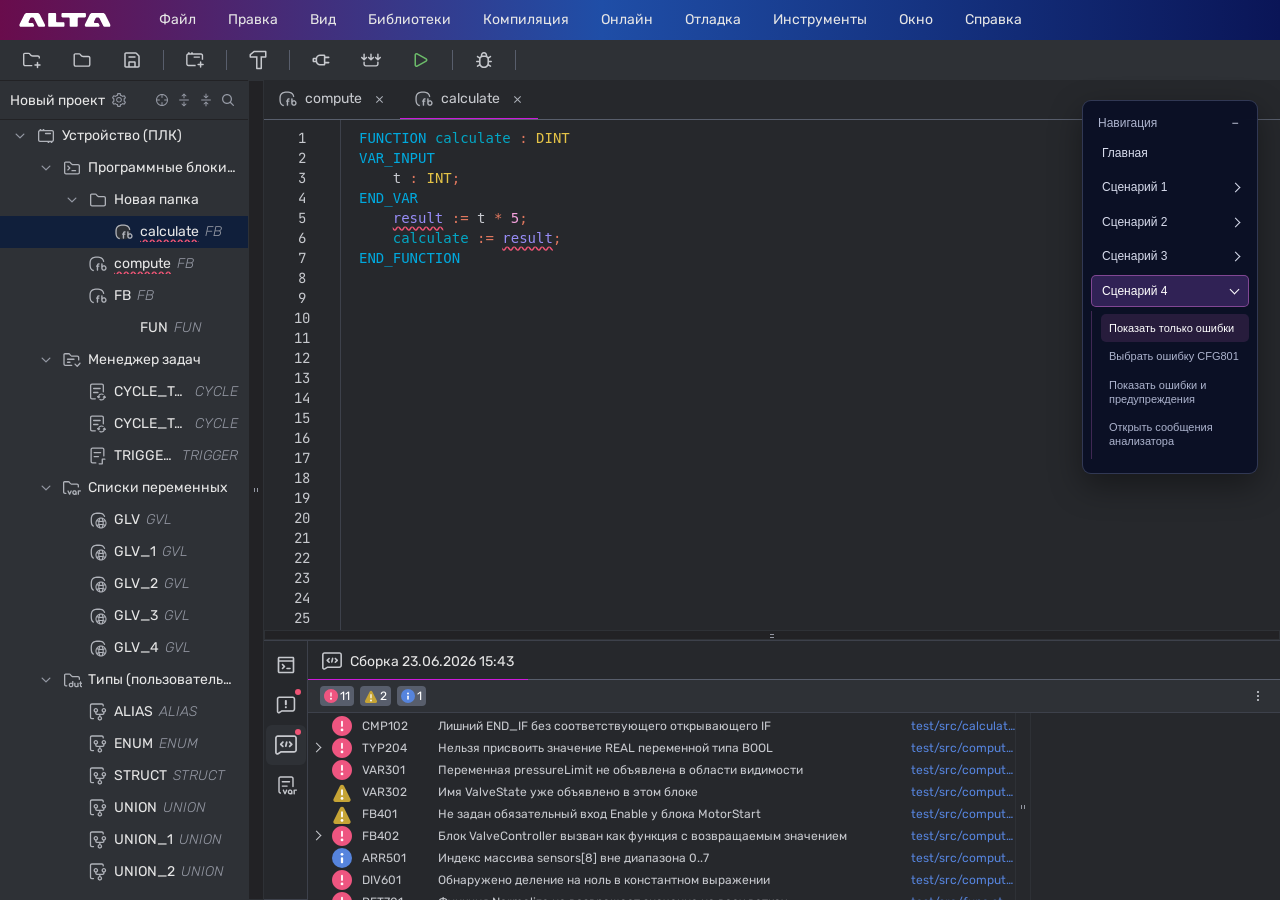
<file: scenarios/scenario-4/index.html>
<!doctype html>
<html lang="ru">
<head>
  <meta charset="utf-8">
  <meta name="viewport" content="width=device-width, initial-scale=1">
  <base href="https://andrewkz499.github.io/altaide-standalone-prototype/">
  <title>AltaIDE — Scenario 4 · S01</title>
  <link rel="icon" href="data:,">
  <link rel="stylesheet" href="prototype.css?v=9">
  <link rel="stylesheet" href="scenarios/scenario-4/scenario.css?v=3">
  <script type="text/javascript">
    (function(c,l,a,r,i,t,y){
      c[a]=c[a]||function(){(c[a].q=c[a].q||[]).push(arguments)};
      t=l.createElement(r);t.async=1;t.src="https://www.clarity.ms/tag/"+i;
      y=l.getElementsByTagName(r)[0];y.parentNode.insertBefore(t,y);
    })(window, document, "clarity", "script", "yf37a1gkb1");
  </script>
</head>
<body>
  <main class="ide" aria-label="AltaIDE, Scenario 4">
    <header class="topbar" aria-label="Верхняя панель">
      <nav class="menubar" aria-label="Главное меню">
        <img class="alta-logo" src="assets/icons/brand-alta-logo.svg" alt="Alta">
        <div class="menu-links">
          <button type="button">Файл</button><button type="button">Правка</button><button type="button">Вид</button>
          <button type="button">Библиотеки</button><button type="button">Компиляция</button><button type="button">Онлайн</button>
          <button type="button">Отладка</button><button type="button">Инструменты</button><button type="button">Окно</button><button type="button">Справка</button>
        </div>
      </nav>
      <div class="toolbar" role="toolbar" aria-label="Инструменты проекта"><div class="toolbar-group">
        <button class="icon-button" type="button" aria-label="Создать проект"><img src="assets/icons/toolbar-create-project.svg" alt=""></button>
        <button class="icon-button" type="button" aria-label="Открыть проект"><img src="assets/icons/toolbar-open-project.svg" alt=""></button>
        <button class="icon-button" type="button" aria-label="Сохранить проект"><img src="assets/icons/toolbar-save-project.svg" alt=""></button>
        <span class="toolbar-divider"></span><button class="icon-button" type="button" aria-label="Добавить устройство"><img src="assets/icons/toolbar-add-device.svg" alt=""></button>
        <span class="toolbar-divider"></span><button class="icon-button" type="button" aria-label="Компилировать"><img src="assets/icons/toolbar-compile.svg" alt=""></button>
        <span class="toolbar-divider"></span><button class="icon-button" type="button" aria-label="Подключиться"><img src="assets/icons/toolbar-connect.svg" alt=""></button>
        <button class="icon-button" type="button" aria-label="Загрузить в устройство"><img src="assets/icons/toolbar-load-to-device.svg" alt=""></button>
        <button class="icon-button run-button" type="button" aria-label="Запустить"><img src="assets/icons/toolbar-run.svg" alt=""></button>
        <span class="toolbar-divider"></span><button class="icon-button" type="button" aria-label="Отладка"><img src="assets/icons/toolbar-debug.svg" alt=""></button><span class="toolbar-divider"></span>
      </div></div>
    </header>

    <div class="workspace">
      <aside class="sidebar" aria-label="Структура проекта">
        <div class="project-head"><div class="project-title"><span>Новый проект</span><button type="button" aria-label="Настройки проекта"><img src="assets/icons/sidebar-settings.svg" alt=""></button></div><div class="project-actions">
          <button type="button" aria-label="Информация"><img src="assets/icons/sidebar-info.svg" alt=""></button><button type="button" aria-label="Развернуть всё"><img src="assets/icons/sidebar-expand-all.svg" alt=""></button><button type="button" aria-label="Свернуть всё"><img src="assets/icons/sidebar-collapse-all.svg" alt=""></button><button type="button" aria-label="Поиск"><img src="assets/icons/sidebar-search.svg" alt=""></button>
        </div></div>
        <div class="tree" role="tree" aria-label="Дерево проекта">
          <button class="tree-row" style="--level:0" type="button"><img class="chevron" src="assets/icons/tree-chevron-expanded.svg" alt=""><img class="tree-icon" src="assets/icons/tree-plc.svg" alt=""><span>Устройство (ПЛК)</span></button>
          <button class="tree-row" style="--level:1" type="button"><img class="chevron" src="assets/icons/tree-chevron-expanded.svg" alt=""><img class="tree-icon" src="assets/icons/tree-pou-folder.svg" alt=""><span>Программные блоки (POU)</span></button>
          <button class="tree-row" style="--level:2" type="button"><img class="chevron" src="assets/icons/tree-chevron-expanded.svg" alt=""><img class="tree-icon" src="assets/icons/tree-folder.svg" alt=""><span>Новая папка</span></button>
          <button class="tree-row is-selected has-diagnostic" style="--level:4" type="button" data-tree-document="calculate"><span class="chevron-spacer"></span><img class="tree-icon" src="assets/icons/tree-function-block.svg" alt=""><span>calculate</span><em>FB</em></button>
          <button class="tree-row has-diagnostic" style="--level:3" type="button" data-tree-document="compute"><span class="chevron-spacer"></span><img class="tree-icon" src="assets/icons/tree-function-block.svg" alt=""><span>compute</span><em>FB</em></button>
          <button class="tree-row" style="--level:3" type="button"><span class="chevron-spacer"></span><img class="tree-icon" src="assets/icons/tree-function-block.svg" alt=""><span>FB</span><em>FB</em></button>
          <button class="tree-row text-only" style="--level:4" type="button"><span class="chevron-spacer"></span><span class="tree-icon"></span><span>FUN</span><em>FUN</em></button>
          <button class="tree-row" style="--level:1" type="button"><img class="chevron" src="assets/icons/tree-chevron-expanded.svg" alt=""><img class="tree-icon" src="assets/icons/tree-task-manager-folder.svg" alt=""><span>Менеджер задач</span></button>
          <button class="tree-row" style="--level:3" type="button"><span class="chevron-spacer"></span><img class="tree-icon" src="assets/icons/tree-cycle-task.svg" alt=""><span>CYCLE_TASK</span><em>CYCLE</em></button>
          <button class="tree-row" style="--level:3" type="button"><span class="chevron-spacer"></span><img class="tree-icon" src="assets/icons/tree-cycle-task.svg" alt=""><span>CYCLE_TASK_1</span><em>CYCLE</em></button>
          <button class="tree-row" style="--level:3" type="button"><span class="chevron-spacer"></span><img class="tree-icon" src="assets/icons/tree-event-task.svg" alt=""><span>TRIGGER_TASK</span><em>TRIGGER</em></button>
          <button class="tree-row" style="--level:1" type="button"><img class="chevron" src="assets/icons/tree-chevron-expanded.svg" alt=""><img class="tree-icon" src="assets/icons/tree-variable-list-folder.svg" alt=""><span>Списки переменных</span></button>
          <button class="tree-row" style="--level:3" type="button"><span class="chevron-spacer"></span><img class="tree-icon" src="assets/icons/tree-global-variable.svg" alt=""><span>GLV</span><em>GVL</em></button>
          <button class="tree-row" style="--level:3" type="button"><span class="chevron-spacer"></span><img class="tree-icon" src="assets/icons/tree-global-variable.svg" alt=""><span>GLV_1</span><em>GVL</em></button>
          <button class="tree-row" style="--level:3" type="button"><span class="chevron-spacer"></span><img class="tree-icon" src="assets/icons/tree-global-variable.svg" alt=""><span>GLV_2</span><em>GVL</em></button>
          <button class="tree-row" style="--level:3" type="button"><span class="chevron-spacer"></span><img class="tree-icon" src="assets/icons/tree-global-variable.svg" alt=""><span>GLV_3</span><em>GVL</em></button>
          <button class="tree-row" style="--level:3" type="button"><span class="chevron-spacer"></span><img class="tree-icon" src="assets/icons/tree-global-variable.svg" alt=""><span>GLV_4</span><em>GVL</em></button>
          <button class="tree-row" style="--level:1" type="button"><img class="chevron" src="assets/icons/tree-chevron-expanded.svg" alt=""><img class="tree-icon" src="assets/icons/tree-user-types-folder.svg" alt=""><span>Типы (пользовательские переменные)</span></button>
          <button class="tree-row" style="--level:3" type="button"><span class="chevron-spacer"></span><img class="tree-icon" src="assets/icons/tree-user-type.svg" alt=""><span>ALIAS</span><em>ALIAS</em></button>
          <button class="tree-row" style="--level:3" type="button"><span class="chevron-spacer"></span><img class="tree-icon" src="assets/icons/tree-user-type.svg" alt=""><span>ENUM</span><em>ENUM</em></button>
          <button class="tree-row" style="--level:3" type="button"><span class="chevron-spacer"></span><img class="tree-icon" src="assets/icons/tree-user-type.svg" alt=""><span>STRUCT</span><em>STRUCT</em></button>
          <button class="tree-row" style="--level:3" type="button"><span class="chevron-spacer"></span><img class="tree-icon" src="assets/icons/tree-user-type.svg" alt=""><span>UNION</span><em>UNION</em></button>
          <button class="tree-row" style="--level:3" type="button"><span class="chevron-spacer"></span><img class="tree-icon" src="assets/icons/tree-user-type.svg" alt=""><span>UNION_1</span><em>UNION</em></button>
          <button class="tree-row" style="--level:3" type="button"><span class="chevron-spacer"></span><img class="tree-icon" src="assets/icons/tree-user-type.svg" alt=""><span>UNION_2</span><em>UNION</em></button>
        </div>
      </aside>
      <div class="resizer resizer-vertical" id="vertical-resizer" role="separator" aria-label="Изменить ширину панели проекта" aria-orientation="vertical" tabindex="0"><span></span></div>
      <section class="content-area" aria-label="Рабочая область">
        <div class="editor-tabs" role="tablist" aria-label="Открытые программы">
          <button class="editor-tab" type="button" role="tab" aria-selected="false" data-editor-tab="compute"><img src="assets/icons/tree-function-block.svg" alt=""><span>compute</span><span class="tab-close"></span></button>
          <button class="editor-tab is-active" type="button" role="tab" aria-selected="true" data-editor-tab="calculate"><img src="assets/icons/tree-function-block.svg" alt=""><span>calculate</span><span class="tab-close"></span></button>
        </div>
        <div class="content-split" id="content-split">
          <section class="code-canvas" aria-label="Редактор кода"><div class="code-lines" aria-hidden="true"></div><pre class="source-code"><code data-source-code></code></pre></section>
          <div class="resizer resizer-horizontal" id="horizontal-resizer" role="separator" aria-label="Изменить высоту нижней панели" aria-orientation="horizontal" tabindex="0"><span></span></div>
          <section class="bottom-panel scenario-4-build-panel" aria-label="Нижняя панель">
            <nav class="vertical-tabs" aria-label="Разделы нижней панели">
              <button type="button" aria-label="Консоль"><img src="assets/icons/panel-log.svg" alt=""></button>
              <button class="has-notification" type="button" aria-label="Сообщения анализатора" data-panel="analyzer"><img src="assets/icons/panel-messages.svg" alt=""></button>
              <button class="is-active has-notification" type="button" aria-label="Сборка" aria-current="page" data-panel="build"><img src="scenarios/scenario-3/build-console.svg" alt=""></button>
              <button type="button" aria-label="Переменные"><img src="assets/icons/panel-variables.svg" alt=""></button>
            </nav>
            <div class="scenario-4-build-content">
              <div class="bottom-tabs scenario-4-build-tabs" role="tablist"><button class="is-active" type="button" role="tab" aria-selected="true" data-build-tab><img src="scenarios/scenario-3/build-console.svg" alt=""><span>Сборка 23.06.2026 15:43</span></button></div>
              <div class="context-toolbar scenario-4-build-toolbar" role="toolbar" aria-label="Счётчики сборки">
                <div class="scenario-4-counters"><button class="scenario-4-counter" type="button" data-counter="error" aria-pressed="false" aria-label="Ошибки: 11"><img src="assets/icons/status-error.svg" alt=""><span>11</span></button><button class="scenario-4-counter" type="button" data-counter="warning" aria-pressed="false" aria-label="Предупреждения: 2"><img src="assets/icons/status-warning.svg" alt=""><span>2</span></button><button class="scenario-4-counter" type="button" data-counter="info" aria-pressed="false" aria-label="Информационные сообщения: 1"><img src="assets/icons/status-info.svg" alt=""><span>1</span></button></div>
                <button class="context-more" type="button" aria-label="Дополнительные действия"><img src="assets/icons/context-more.svg" alt=""></button>
              </div>
              <div class="scenario-4-result-body">
                <div class="scenario-4-diagnostics" data-diagnostics aria-label="Диагностики сборки"></div>
                <div class="scenario-4-preview-resizer" aria-hidden="true"><span></span></div>
                <div class="scenario-4-preview" aria-label="Предпросмотр кода пуст"></div>
              </div>
            </div>
          </section>
        </div>
      </section>
    </div>
    <footer class="statusbar" aria-hidden="true"></footer>
  </main>
  <script src="scenarios/scenario-4/scenario.js?v=4"></script>
  <script src="scenario-navigation.js?v=6"></script>
</body>
</html>
</file>
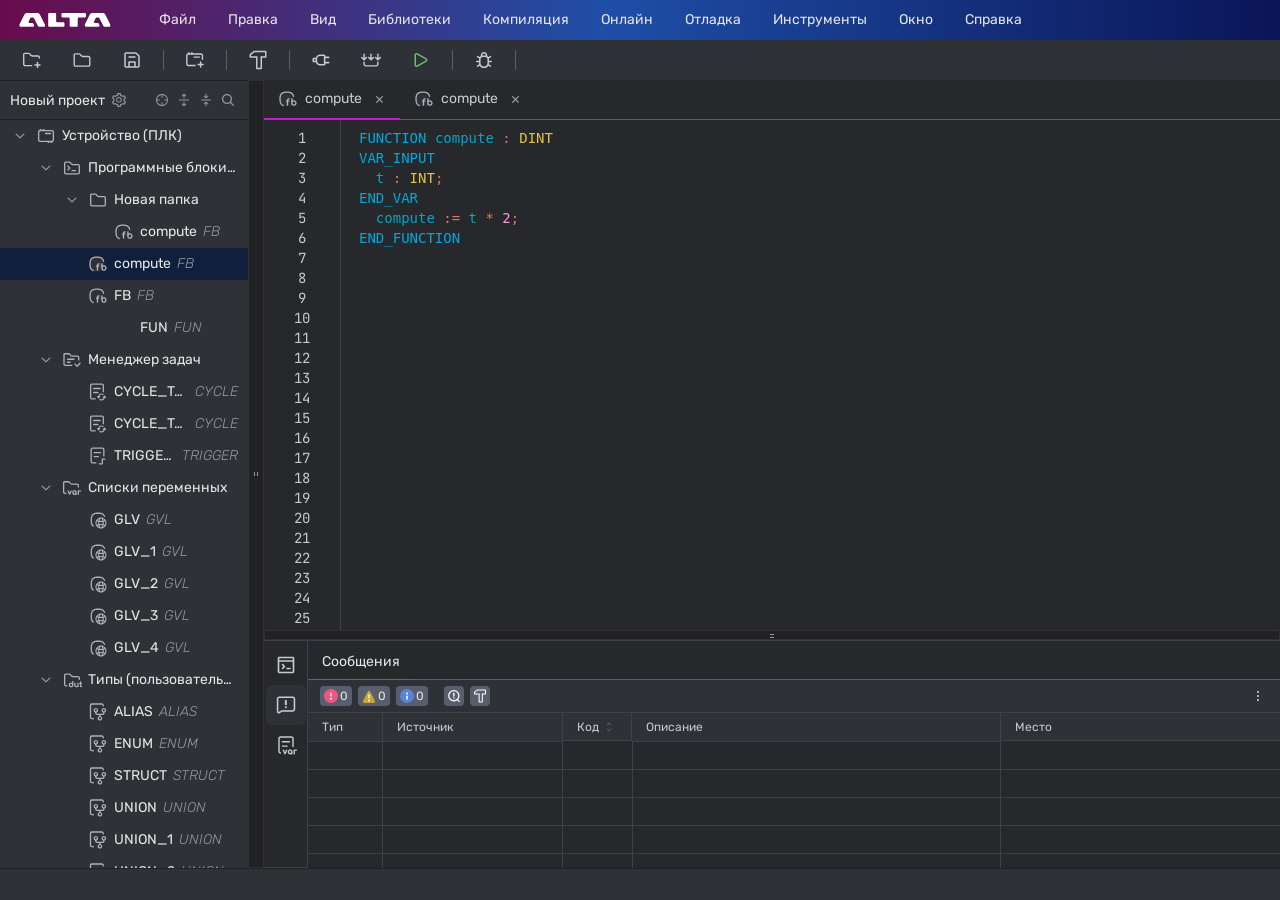
<file: prototype.html>
<!doctype html>
<html lang="ru">
<head>
  <meta charset="utf-8">
  <meta name="viewport" content="width=device-width, initial-scale=1">
  <title>AltaIDE — standalone prototype</title>
  <link rel="icon" href="data:,">
  <link rel="stylesheet" href="prototype.css?v=9">
</head>
<body>
  <main class="ide" aria-label="Прототип AltaIDE">
    <header class="topbar" aria-label="Верхняя панель">
      <nav class="menubar" aria-label="Главное меню">
        <img class="alta-logo" src="assets/icons/brand-alta-logo.svg" alt="Alta">
        <div class="menu-links">
          <button type="button">Файл</button><button type="button">Правка</button>
          <button type="button">Вид</button><button type="button">Библиотеки</button>
          <button type="button">Компиляция</button><button type="button">Онлайн</button>
          <button type="button">Отладка</button><button type="button">Инструменты</button>
          <button type="button">Окно</button><button type="button">Справка</button>
        </div>
      </nav>
      <div class="toolbar" role="toolbar" aria-label="Инструменты проекта">
        <div class="toolbar-group">
          <button class="icon-button create-project" type="button" aria-label="Создать проект"><img src="assets/icons/toolbar-create-project.svg" alt=""></button>
          <button class="icon-button" type="button" aria-label="Открыть проект"><img src="assets/icons/toolbar-open-project.svg" alt=""></button>
          <button class="icon-button" type="button" aria-label="Сохранить проект"><img src="assets/icons/toolbar-save-project.svg" alt=""></button>
          <span class="toolbar-divider" aria-hidden="true"></span>
          <button class="icon-button" type="button" aria-label="Добавить устройство"><img src="assets/icons/toolbar-add-device.svg" alt=""></button>
          <span class="toolbar-divider" aria-hidden="true"></span>
          <button class="icon-button" type="button" aria-label="Компилировать" aria-pressed="false" data-action="compile" data-state="default"><img src="assets/icons/toolbar-compile.svg" alt=""></button>
          <span class="toolbar-divider" aria-hidden="true"></span>
          <button class="icon-button" type="button" aria-label="Подключиться"><img src="assets/icons/toolbar-connect.svg" alt=""></button>
          <button class="icon-button" type="button" aria-label="Загрузить в устройство"><img src="assets/icons/toolbar-load-to-device.svg" alt=""></button>
          <button class="icon-button run-button" type="button" aria-label="Запустить"><img src="assets/icons/toolbar-run.svg" alt=""></button>
          <span class="toolbar-divider" aria-hidden="true"></span>
          <button class="icon-button" type="button" aria-label="Отладка"><img src="assets/icons/toolbar-debug.svg" alt=""></button>
          <span class="toolbar-divider" aria-hidden="true"></span>
        </div>
      </div>
    </header>

    <div class="workspace">
      <aside class="sidebar" aria-label="Структура проекта">
        <div class="project-head">
          <div class="project-title"><span>Новый проект</span><button type="button" aria-label="Настройки проекта"><img src="assets/icons/sidebar-settings.svg" alt=""></button></div>
          <div class="project-actions">
            <button type="button" aria-label="Информация"><img src="assets/icons/sidebar-info.svg" alt=""></button>
            <button type="button" aria-label="Развернуть всё"><img src="assets/icons/sidebar-expand-all.svg" alt=""></button>
            <button type="button" aria-label="Свернуть всё"><img src="assets/icons/sidebar-collapse-all.svg" alt=""></button>
            <button type="button" aria-label="Поиск"><img src="assets/icons/sidebar-search.svg" alt=""></button>
          </div>
        </div>
        <div class="tree" role="tree" aria-label="Дерево проекта">
          <button class="tree-row" style="--level:0" type="button" role="treeitem" aria-expanded="true"><img class="chevron" src="assets/icons/tree-chevron-expanded.svg" alt=""><img class="tree-icon" src="assets/icons/tree-plc.svg" alt=""><span>Устройство (ПЛК)</span></button>
          <button class="tree-row" style="--level:1" type="button" role="treeitem" aria-expanded="true"><img class="chevron" src="assets/icons/tree-chevron-expanded.svg" alt=""><img class="tree-icon" src="assets/icons/tree-pou-folder.svg" alt=""><span>Программные блоки (POU)</span></button>
          <button class="tree-row" style="--level:2" type="button" role="treeitem" aria-expanded="true"><img class="chevron" src="assets/icons/tree-chevron-expanded.svg" alt=""><img class="tree-icon" src="assets/icons/tree-folder.svg" alt=""><span>Новая папка</span></button>
          <button class="tree-row" style="--level:4" type="button" role="treeitem" data-tree-node="compute-definition" data-diagnostic-target="compute"><span class="chevron-spacer"></span><img class="tree-icon" src="assets/icons/tree-function-block.svg" alt=""><span>compute</span><em>FB</em></button>
          <button class="tree-row is-selected" style="--level:3" type="button" role="treeitem" aria-selected="true" data-tree-node="compute-main" data-diagnostic-target="compute"><span class="chevron-spacer"></span><img class="tree-icon" src="assets/icons/tree-function-block.svg" alt=""><span>compute</span><em>FB</em></button>
          <button class="tree-row" style="--level:3" type="button" role="treeitem"><span class="chevron-spacer"></span><img class="tree-icon" src="assets/icons/tree-function-block.svg" alt=""><span>FB</span><em>FB</em></button>
          <button class="tree-row text-only" style="--level:4" type="button" role="treeitem"><span class="chevron-spacer"></span><span class="tree-icon"></span><span>FUN</span><em>FUN</em></button>
          <button class="tree-row" style="--level:1" type="button" role="treeitem" aria-expanded="true"><img class="chevron" src="assets/icons/tree-chevron-expanded.svg" alt=""><img class="tree-icon" src="assets/icons/tree-task-manager-folder.svg" alt=""><span>Менеджер задач</span></button>
          <button class="tree-row" style="--level:3" type="button" role="treeitem"><span class="chevron-spacer"></span><img class="tree-icon" src="assets/icons/tree-cycle-task.svg" alt=""><span>CYCLE_TASK</span><em>CYCLE</em></button>
          <button class="tree-row" style="--level:3" type="button" role="treeitem"><span class="chevron-spacer"></span><img class="tree-icon" src="assets/icons/tree-cycle-task.svg" alt=""><span>CYCLE_TASK_1</span><em>CYCLE</em></button>
          <button class="tree-row" style="--level:3" type="button" role="treeitem"><span class="chevron-spacer"></span><img class="tree-icon" src="assets/icons/tree-event-task.svg" alt=""><span>TRIGGER_TASK</span><em>TRIGGER</em></button>
          <button class="tree-row" style="--level:1" type="button" role="treeitem" aria-expanded="true"><img class="chevron" src="assets/icons/tree-chevron-expanded.svg" alt=""><img class="tree-icon" src="assets/icons/tree-variable-list-folder.svg" alt=""><span>Списки переменных</span></button>
          <button class="tree-row" style="--level:3" type="button" role="treeitem"><span class="chevron-spacer"></span><img class="tree-icon" src="assets/icons/tree-global-variable.svg" alt=""><span>GLV</span><em>GVL</em></button>
          <button class="tree-row" style="--level:3" type="button" role="treeitem"><span class="chevron-spacer"></span><img class="tree-icon" src="assets/icons/tree-global-variable.svg" alt=""><span>GLV_1</span><em>GVL</em></button>
          <button class="tree-row" style="--level:3" type="button" role="treeitem"><span class="chevron-spacer"></span><img class="tree-icon" src="assets/icons/tree-global-variable.svg" alt=""><span>GLV_2</span><em>GVL</em></button>
          <button class="tree-row" style="--level:3" type="button" role="treeitem"><span class="chevron-spacer"></span><img class="tree-icon" src="assets/icons/tree-global-variable.svg" alt=""><span>GLV_3</span><em>GVL</em></button>
          <button class="tree-row" style="--level:3" type="button" role="treeitem"><span class="chevron-spacer"></span><img class="tree-icon" src="assets/icons/tree-global-variable.svg" alt=""><span>GLV_4</span><em>GVL</em></button>
          <button class="tree-row" style="--level:1" type="button" role="treeitem" aria-expanded="true"><img class="chevron" src="assets/icons/tree-chevron-expanded.svg" alt=""><img class="tree-icon" src="assets/icons/tree-user-types-folder.svg" alt=""><span>Типы (пользовательские переменные)</span></button>
          <button class="tree-row" style="--level:3" type="button" role="treeitem"><span class="chevron-spacer"></span><img class="tree-icon" src="assets/icons/tree-user-type.svg" alt=""><span>ALIAS</span><em>ALIAS</em></button>
          <button class="tree-row" style="--level:3" type="button" role="treeitem"><span class="chevron-spacer"></span><img class="tree-icon" src="assets/icons/tree-user-type.svg" alt=""><span>ENUM</span><em>ENUM</em></button>
          <button class="tree-row" style="--level:3" type="button" role="treeitem"><span class="chevron-spacer"></span><img class="tree-icon" src="assets/icons/tree-user-type.svg" alt=""><span>STRUCT</span><em>STRUCT</em></button>
          <button class="tree-row" style="--level:3" type="button" role="treeitem"><span class="chevron-spacer"></span><img class="tree-icon" src="assets/icons/tree-user-type.svg" alt=""><span>UNION</span><em>UNION</em></button>
          <button class="tree-row" style="--level:3" type="button" role="treeitem"><span class="chevron-spacer"></span><img class="tree-icon" src="assets/icons/tree-user-type.svg" alt=""><span>UNION_1</span><em>UNION</em></button>
          <button class="tree-row" style="--level:3" type="button" role="treeitem"><span class="chevron-spacer"></span><img class="tree-icon" src="assets/icons/tree-user-type.svg" alt=""><span>UNION_2</span><em>UNION</em></button>
        </div>
      </aside>

      <div class="resizer resizer-vertical" id="vertical-resizer" role="separator" aria-label="Изменить ширину панели проекта" aria-orientation="vertical" tabindex="0"><span></span></div>

      <section class="content-area" aria-label="Рабочая область">
        <div class="editor-tabs" role="tablist" aria-label="Открытые программы">
          <button class="editor-tab is-active" type="button" role="tab" aria-selected="true" data-editor-tab="compute-a" data-diagnostic-target="compute"><img src="assets/icons/tree-function-block.svg" alt=""><span>compute</span><span class="tab-close" aria-hidden="true"></span></button>
          <button class="editor-tab" type="button" role="tab" aria-selected="false" data-editor-tab="compute-b" data-diagnostic-target="compute"><img src="assets/icons/tree-function-block.svg" alt=""><span>compute</span><span class="tab-close" aria-hidden="true"></span></button>
        </div>

        <div class="content-split" id="content-split">
          <section class="code-canvas" aria-label="Редактор кода">
            <div class="code-lines" aria-hidden="true"></div>
            <pre class="source-code"><code><span class="kw" data-diagnostic-target="compute">FUNCTION</span> <span class="name" data-diagnostic-target="compute">compute</span> <span class="op">:</span> <span class="type">DINT</span>
<span class="kw">VAR_INPUT</span>
  <span class="name">t</span> <span class="op">:</span> <span class="type">INT</span><span class="op">;</span>
<span class="kw">END_VAR</span>
  <span class="name">compute</span> <span class="op">:=</span> <span class="name">t</span> <span class="op">*</span> <span class="num">2</span><span class="op">;</span>
<span class="kw">END_FUNCTION</span></code></pre>
          </section>

          <div class="resizer resizer-horizontal" id="horizontal-resizer" role="separator" aria-label="Изменить высоту нижней панели" aria-orientation="horizontal" tabindex="0"><span></span></div>

          <section class="bottom-panel" aria-label="Нижняя панель">
            <nav class="vertical-tabs" aria-label="Разделы нижней панели">
              <button type="button" data-panel="terminal" aria-label="Терминал"><img src="assets/icons/panel-log.svg" alt=""></button>
              <button class="is-active" type="button" data-panel="messages" aria-label="Сообщения"><img src="assets/icons/panel-messages.svg" alt=""></button>
              <button type="button" data-panel="variables" aria-label="Переменные"><img src="assets/icons/panel-variables.svg" alt=""></button>
            </nav>
            <div class="bottom-content">
              <div class="bottom-tabs" role="tablist" aria-label="Вкладки нижней панели"><button class="is-active" type="button" role="tab" aria-selected="true" id="bottom-tab-label">Сообщения</button><button type="button" role="tab" aria-selected="false" hidden>Проблемы</button></div>
              <div class="context-toolbar" role="toolbar" aria-label="Фильтры сообщений">
                <div class="status-counters">
                  <button type="button" aria-label="Ошибки: 0" data-counter="error"><img src="assets/icons/status-error.svg" alt=""><span>0</span></button>
                  <button type="button" aria-label="Предупреждения: 0" data-counter="warning"><img src="assets/icons/status-warning.svg" alt=""><span>0</span></button>
                  <button type="button" aria-label="Информация: 0" data-counter="info"><img src="assets/icons/status-info.svg" alt=""><span>0</span></button>
                </div>
                <div class="context-actions"><button type="button" aria-label="Найти"><img src="assets/icons/context-search.svg" alt=""></button><button type="button" aria-label="Фильтр"><img src="assets/icons/context-filter.svg" alt=""></button></div>
                <button class="context-more" type="button" aria-label="Дополнительные действия"><img src="assets/icons/context-more.svg" alt=""></button>
              </div>
              <div class="table-scroll" tabindex="0" aria-label="Таблица сообщений">
                <table class="messages-table">
                  <colgroup><col class="col-type"><col class="col-source"><col class="col-code"><col class="col-description"><col class="col-place"></colgroup>
                  <thead><tr><th>Тип</th><th>Источник</th><th class="sortable">Код<img src="assets/icons/table-sort.svg" alt=""></th><th>Описание</th><th class="sortable">Место<img src="assets/icons/table-sort.svg" alt=""></th></tr></thead>
                  <tbody id="message-rows"></tbody>
                </table>
              </div>
              <pre class="console-output" id="console-output" tabindex="0" aria-label="Консоль компиляции" hidden></pre>
            </div>
          </section>
        </div>
      </section>
    </div>

    <footer class="statusbar" aria-label="Строка состояния">
      <div class="statusbar-build" id="statusbar-build" hidden>
        <span id="statusbar-label"></span>
        <span class="statusbar-progress" aria-hidden="true"><span id="statusbar-progress-value"></span></span>
        <span class="statusbar-close" aria-hidden="true"></span>
      </div>
    </footer>
  </main>
  <script src="prototype.js?v=9"></script>
</body>
</html>
</file>
<file: home.css>
:root {
  color-scheme: dark;
  font-family: Inter, Manrope, -apple-system, BlinkMacSystemFont, "Segoe UI", sans-serif;
  background: #050719;
  color: #f7f7fb;
  scroll-behavior: smooth;
}

* { box-sizing: border-box; }
html, body { margin: 0; min-width: 320px; min-height: 100%; }

body {
  background:
    radial-gradient(circle at 50% 14%, rgba(73, 92, 255, .22), transparent 30rem),
    radial-gradient(circle at 82% 44%, rgba(208, 57, 242, .11), transparent 26rem),
    linear-gradient(155deg, #050719 0%, #080c25 48%, #080a1c 100%);
}

a { color: inherit; }

.site-shell {
  position: relative;
  min-height: 100vh;
  overflow: hidden;
  isolation: isolate;
}

.site-shell::before {
  content: "";
  position: fixed;
  inset: 0;
  z-index: -3;
  pointer-events: none;
  background-image:
    linear-gradient(rgba(255,255,255,.025) 1px, transparent 1px),
    linear-gradient(90deg, rgba(255,255,255,.025) 1px, transparent 1px);
  background-size: 48px 48px;
  mask-image: linear-gradient(to bottom, rgba(0,0,0,.55), transparent 76%);
}

.site-header,
.hero,
.scenarios,
.site-footer {
  width: min(1180px, calc(100% - 48px));
  margin-inline: auto;
}

.site-header {
  min-height: 78px;
  display: flex;
  align-items: center;
  justify-content: space-between;
  gap: 24px;
  border-bottom: 1px solid rgba(255,255,255,.09);
}

.brand {
  display: inline-flex;
  align-items: center;
  gap: 16px;
  color: #c7cade;
  text-decoration: none;
  font-size: 12px;
  letter-spacing: .12em;
  text-transform: uppercase;
}

.brand img { width: 108px; height: auto; display: block; }

.study-label {
  color: #8f94ae;
  font: 500 11px/1.4 ui-monospace, "SFMono-Regular", Consolas, monospace;
  letter-spacing: .12em;
  text-transform: uppercase;
}

.hero {
  position: relative;
  min-height: 590px;
  display: flex;
  flex-direction: column;
  align-items: center;
  justify-content: center;
  padding: 76px 0 64px;
  text-align: center;
}

.hero-glow {
  position: absolute;
  top: 46%;
  left: 50%;
  z-index: -1;
  width: min(850px, 88vw);
  height: 290px;
  transform: translate(-50%, -50%);
  border-radius: 50%;
  background: radial-gradient(ellipse, rgba(93, 108, 255, .2), rgba(235, 66, 255, .065) 45%, transparent 72%);
  filter: blur(18px);
}

.eyebrow {
  margin: 0 0 24px;
  color: #f584ff;
  font: 500 12px/1.4 ui-monospace, "SFMono-Regular", Consolas, monospace;
  letter-spacing: .16em;
  text-transform: uppercase;
}

.hero-logo {
  display: block;
  width: min(680px, 86vw);
  height: auto;
  margin: 0 auto 26px;
  filter: drop-shadow(0 24px 52px rgba(0,0,0,.38)) drop-shadow(0 0 26px rgba(245,132,255,.12));
}

.hero-copy { max-width: 810px; }
h1, h2, h3 { margin: 0; font-weight: 600; letter-spacing: -.025em; }
h1 { font-size: clamp(32px, 4.3vw, 58px); line-height: 1.08; }

.hero-description {
  max-width: 760px;
  margin: 24px auto 0;
  color: #c8cbda;
  font-size: clamp(16px, 1.55vw, 19px);
  line-height: 1.65;
}

.hero-note {
  margin: 14px auto 0;
  color: #868ba5;
  font-size: 14px;
  line-height: 1.6;
}

.scroll-link {
  display: inline-flex;
  align-items: center;
  gap: 10px;
  margin-top: 35px;
  color: #d7daea;
  text-decoration: none;
  font-size: 13px;
}

.scroll-link span { color: #f584ff; }
.scenarios { padding: 84px 0 116px; }

.section-heading {
  display: flex;
  justify-content: space-between;
  align-items: end;
  gap: 48px;
  margin-bottom: 38px;
}

.section-heading .eyebrow { margin-bottom: 14px; }
.section-heading h2 { font-size: clamp(27px, 3.2vw, 42px); }

.section-heading > p {
  max-width: 380px;
  margin: 0;
  color: #8f94aa;
  font-size: 14px;
  line-height: 1.6;
}

.scenario-grid {
  display: grid;
  grid-template-columns: repeat(2, minmax(0, 1fr));
  gap: 18px;
}

.scenario-card {
  position: relative;
  min-height: 270px;
  display: flex;
  flex-direction: column;
  justify-content: space-between;
  gap: 32px;
  padding: 28px;
  border: 1px solid rgba(255,255,255,.11);
  border-radius: 20px;
  background: linear-gradient(145deg, rgba(18,24,62,.82), rgba(8,11,31,.76));
  box-shadow: 0 24px 60px rgba(0,0,0,.19);
  color: inherit;
  text-decoration: none;
  overflow: hidden;
  transition: transform .2s ease, border-color .2s ease, background-color .2s ease, box-shadow .2s ease;
}

.scenario-card::after {
  content: "";
  position: absolute;
  right: -68px;
  bottom: -78px;
  width: 190px;
  height: 190px;
  border-radius: 50%;
  background: radial-gradient(circle, rgba(107,116,255,.22), transparent 70%);
  transition: transform .25s ease;
}

.scenario-card:hover {
  transform: translateY(-4px);
  border-color: rgba(245,132,255,.42);
  background: linear-gradient(145deg, rgba(23,30,76,.92), rgba(10,13,37,.84));
  box-shadow: 0 30px 72px rgba(0,0,0,.27), 0 0 34px rgba(122,93,255,.09);
}

.scenario-card:hover::after { transform: scale(1.18); }
.scenario-card:active { transform: translateY(-1px) scale(.995); }

.scenario-card:focus-visible {
  outline: 2px solid #f584ff;
  outline-offset: 4px;
}

.card-number {
  color: #f584ff;
  font: 500 13px/1.4 ui-monospace, "SFMono-Regular", Consolas, monospace;
  letter-spacing: .12em;
}

.card-copy { max-width: 455px; }
.card-copy h3 { font-size: clamp(21px, 2vw, 27px); line-height: 1.25; }

.card-copy p {
  margin: 15px 0 0;
  color: #aeb2c5;
  font-size: 15px;
  line-height: 1.65;
}

.card-cta {
  position: relative;
  z-index: 1;
  display: inline-flex;
  align-items: center;
  gap: 9px;
  width: fit-content;
  color: #f2f3fb;
  font-size: 13px;
  font-weight: 600;
}

.card-cta span { color: #f584ff; transition: transform .2s ease; }
.scenario-card:hover .card-cta span { transform: translate(2px, -2px); }

.site-footer {
  min-height: 86px;
  display: flex;
  justify-content: space-between;
  align-items: center;
  gap: 24px;
  border-top: 1px solid rgba(255,255,255,.09);
  color: #777d97;
  font-size: 12px;
}

@media (max-width: 760px) {
  .site-header, .hero, .scenarios, .site-footer { width: min(100% - 32px, 1180px); }
  .site-header { min-height: 68px; }
  .brand span, .study-label { display: none; }
  .brand img { width: 92px; }
  .hero { min-height: 560px; padding-top: 60px; }
  .hero-logo { width: min(620px, 96vw); margin-bottom: 22px; }
  .section-heading { display: block; }
  .section-heading > p { margin-top: 16px; }
  .scenario-grid { grid-template-columns: 1fr; }
  .scenario-card { min-height: 240px; padding: 24px; }
  .site-footer { align-items: flex-start; flex-direction: column; justify-content: center; gap: 6px; }
}

@media (prefers-reduced-motion: reduce) {
  :root { scroll-behavior: auto; }
  .scenario-card, .scenario-card::after, .card-cta span { transition: none; }
}
</file>
<file: prototype.css>
@font-face { font-family: Rubik; src: url("assets/rubik-400.ttf") format("truetype"); font-style: normal; font-weight: 400; font-display: swap; }
@font-face { font-family: Rubik; src: url("assets/rubik-300-italic.ttf") format("truetype"); font-style: italic; font-weight: 300; font-display: swap; }
@font-face { font-family: "JetBrains Mono"; src: url("assets/jetbrains-mono-400.ttf") format("truetype"); font-style: normal; font-weight: 400; font-display: swap; }

:root {
  --sidebar-width: 248px;
  --topbar-height: 80px;
  --statusbar-height: 32px;
  --content-tab-height: 40px;
  --bottom-panel-height: 228px;
  --vertical-resize-size: 16px;
  --horizontal-resize-size: 10px;
  --gray-14: #26282c;
  --gray-13: #2e3136;
  --gray-12: #3d414b;
  --gray-11: #585e6c;
  --gray-9: #9498a3;
  --gray-7: #c7c9ce;
  --text-primary: #e6e6e6;
  --active-blue: #101f3b;
  --accent: #cc1bdb;
  --focus: #5684dd;
}

* { box-sizing: border-box; }
html, body { width: 100%; height: 100%; margin: 0; overflow: hidden; }
body { background: var(--gray-13); color: var(--text-primary); font-family: Rubik, Arial, sans-serif; font-size: 14px; }
button { color: inherit; font: inherit; }
button:focus-visible, [tabindex]:focus-visible { outline: 2px solid var(--focus); outline-offset: -2px; }
.ide { width: 100vw; height: 100vh; min-width: 720px; display: grid; grid-template-rows: var(--topbar-height) minmax(0, 1fr) var(--statusbar-height); overflow: hidden; background: var(--gray-14); }

.topbar { min-width: 0; overflow: hidden; }
.menubar { height: 40px; display: flex; align-items: center; gap: 24px; padding: 0 10px; overflow: hidden; background: linear-gradient(90deg, #690c4c 0%, #1f4ea7 47%, #0a1557 100%); }
.alta-logo { width: 92.615px; height: 14px; margin: 0 8px; flex: 0 0 auto; display: block; object-fit: contain; }
.menu-links { height: 40px; display: flex; flex: 1 0 auto; align-items: center; min-width: max-content; }
.menu-links button { height: 40px; padding: 10px 16px; border: 0; background: transparent; white-space: nowrap; font-size: 14px; line-height: 20px; cursor: default; }
.menu-links button:hover { background: rgba(255,255,255,.08); }
.toolbar { height: 40px; display: flex; align-items: flex-start; gap: 4px; background: var(--gray-13); overflow: hidden; }
.toolbar-group { height: 40px; display: flex; align-items: center; gap: 10px; padding: 0 12px; }
.icon-button { width: 40px; height: 40px; flex: 0 0 40px; display: grid; place-items: center; padding: 0; border: 0; border-radius: 4px; background: transparent; cursor: pointer; }
.icon-button > img { display: block; width: 20px; height: 20px; object-fit: contain; }
.icon-button:hover { background: #3d414b; }
.icon-button[data-state="pressed"], .icon-button[data-state="pressed"]:hover { background: var(--gray-14); outline: 2px solid var(--focus); outline-offset: -2px; }
.icon-button[data-state="active"] > img { filter: brightness(0) saturate(100%) invert(54%) sepia(37%) saturate(1672%) hue-rotate(185deg) brightness(92%) contrast(91%); }
.toolbar-divider { width: 1px; height: 20px; margin: 0 1px; background: var(--gray-11); }
.run-button img { transform: rotate(90deg); }

.workspace { min-height: 0; min-width: 0; display: grid; grid-template-columns: var(--sidebar-width) var(--vertical-resize-size) minmax(0,1fr); overflow: hidden; }
.sidebar { min-width: 0; min-height: 0; display: flex; flex-direction: column; overflow: hidden; background: var(--gray-13); }
.project-head { height: 40px; flex: 0 0 40px; padding: 10px; display: flex; align-items: center; justify-content: space-between; gap: 6px; border-top: 1px solid #222225; border-bottom: 1px solid #222225; white-space: nowrap; }
.project-title, .project-actions { display: flex; align-items: center; min-width: 0; }
.project-title { gap: 4px; }
.project-title > span { overflow: hidden; text-overflow: ellipsis; }
.project-actions { gap: 2px; }
.project-head button { width: 20px; height: 20px; flex: 0 0 20px; display: grid; place-items: center; padding: 0; border: 0; border-radius: 3px; background: transparent; cursor: pointer; }
.project-head button:hover { background: var(--gray-12); }
.project-head img { width: 20px; height: 20px; display: block; object-fit: contain; }
.tree { min-height: 0; overflow-x: hidden; overflow-y: auto; scrollbar-width: thin; scrollbar-color: var(--gray-11) transparent; }
.tree-row { --indent-step: 26px; width: 100%; height: 32px; display: flex; align-items: center; gap: 6px; padding: 6px 10px 6px calc(10px + var(--level) * var(--indent-step)); border: 0; background: transparent; text-align: left; white-space: nowrap; cursor: pointer; overflow: hidden; }
.tree-row:hover { background: #383b42; }
.tree-row.is-selected { background: var(--active-blue); }
.tree-row.has-diagnostic { position: relative; }
.tree-row.has-diagnostic-badge::after { content: ""; position: absolute; left: calc(24px + var(--level) * var(--indent-step)); top: 5px; width: 6px; height: 6px; border-radius: 50%; background: #ef5475; }
.tree-row.has-diagnostic > span:not(.tree-icon):not(.chevron-spacer) { text-decoration: underline wavy #ef5475; text-underline-offset: 3px; }
.tree-row > span:not(.tree-icon):not(.chevron-spacer) { min-width: 0; overflow: hidden; text-overflow: ellipsis; line-height: 20px; }
.tree-row em { flex: 0 0 auto; color: var(--gray-9); font-weight: 300; font-style: italic; line-height: 20px; }
.tree-icon, .chevron { width: 20px; height: 20px; flex: 0 0 20px; display: block; object-fit: contain; }
.chevron-spacer { display: none; }
.chevron { padding: 0; }

.resizer { position: relative; display: grid; place-items: center; background: #222225; border: 1px solid var(--gray-13); z-index: 2; touch-action: none; }
.resizer:hover, .resizer:focus-visible { background: #292a2e; }
.resizer-vertical { cursor: col-resize; }
.resizer-horizontal { cursor: row-resize; }
.resizer span { width: 10px; height: 10px; position: relative; }
.resizer-vertical span::before, .resizer-vertical span::after { content: ""; position: absolute; top: 3px; width: 1px; height: 4px; background: var(--gray-9); }
.resizer-vertical span::before { left: 3px; } .resizer-vertical span::after { left: 6px; }
.resizer-horizontal span { transform: rotate(90deg); }
.resizer-horizontal span::before, .resizer-horizontal span::after { content: ""; position: absolute; top: 3px; width: 1px; height: 4px; background: var(--gray-9); }
.resizer-horizontal span::before { left: 3px; } .resizer-horizontal span::after { left: 6px; }
body.is-resizing { user-select: none; }
body.is-resizing-vertical, body.is-resizing-vertical * { cursor: col-resize !important; }
body.is-resizing-horizontal, body.is-resizing-horizontal * { cursor: row-resize !important; }

.content-area { min-width: 0; min-height: 0; display: grid; grid-template-rows: var(--content-tab-height) minmax(0, 1fr); overflow: hidden; }
.editor-tabs { height: 40px; display: flex; align-items: stretch; overflow: hidden; border-bottom: 1px solid var(--gray-11); background: var(--gray-14); }
.editor-tab { height: 40px; display: flex; align-items: center; gap: 7px; padding: 10px 14px; border: 0; border-bottom: 2px solid transparent; background: var(--gray-14); color: var(--gray-7); line-height: 20px; cursor: pointer; }
.editor-tab:hover { background: #303238; }
.editor-tab.is-active { border-bottom-color: var(--accent); }
.editor-tab.has-diagnostic { position: relative; }
.editor-tab.has-diagnostic-badge::after { content: ""; position: absolute; left: 27px; top: 7px; width: 6px; height: 6px; border-radius: 50%; background: #ef5475; }
.editor-tab.has-diagnostic > span:not(.tab-close) { text-decoration: underline wavy #ef5475; text-underline-offset: 3px; }
.editor-tab img { width: 20px; height: 20px; display: block; object-fit: contain; }
.tab-close { width: 12px; height: 12px; margin-left: 5px; position: relative; flex: 0 0 12px; }
.tab-close::before, .tab-close::after { content: ""; position: absolute; left: 5px; top: 2px; width: 1px; height: 9px; background: #aeb2ba; }
.tab-close::before { transform: rotate(45deg); }.tab-close::after { transform: rotate(-45deg); }
.content-split { min-height: 0; display: grid; grid-template-rows: minmax(140px,1fr) var(--horizontal-resize-size) var(--bottom-panel-height); overflow: hidden; }
.code-canvas { min-width: 0; min-height: 0; position: relative; display: grid; grid-template-columns: 77px minmax(0,1fr); overflow: auto; background: var(--gray-14); font-family: "JetBrains Mono", "SFMono-Regular", Consolas, monospace; font-size: 14px; line-height: 20px; }
.code-canvas { scrollbar-width: none; }
.code-canvas::-webkit-scrollbar { width: 0; height: 0; }
.code-lines { grid-column: 1; min-height: 800px; padding-top: 8px; border-right: 1px solid var(--gray-12); color: var(--gray-7); text-align: center; counter-reset: line; }
.code-lines span { display: block; height: 20px; line-height: 20px; }
.source-code { grid-column: 2; margin: 0; min-width: 700px; padding: 8px 18px; color: var(--gray-7); font: inherit; line-height: 20px; white-space: pre; tab-size: 2; }
.source-code code.is-editable-source { display: block; min-height: 100%; outline: 0; caret-color: var(--gray-1); }
.source-code code[role="button"] { display: block; cursor: pointer; border-radius: 3px; }
.source-code code[role="button"]:hover { background: #2e3136; }
.source-code code[role="button"]:focus { outline: 1px solid var(--accent); outline-offset: 2px; }
.ide[aria-label="Прототип AltaIDE"] .code-action-target {
  appearance: none;
  height: 20px;
  padding: 0 8px;
  border: 1px solid var(--gray-11);
  border-radius: 3px;
  background: transparent;
  font: inherit;
  line-height: 18px;
  cursor: pointer;
  vertical-align: top;
}
.ide[aria-label="Прототип AltaIDE"] .rename-code-action { padding-inline: 2px; }
.ide[aria-label="Прототип AltaIDE"] .code-action-target:hover { background: rgba(255, 255, 255, .035); }
.ide[aria-label="Прототип AltaIDE"] .code-action-target:focus-visible { outline: 1px solid var(--focus); outline-offset: 1px; }
.kw { color: #00a9de; } .name { color: #03a6c4; } .type { color: #e4c347; } .op { color: #df775e; } .num { color: #f3a1dd; }
.variable { color: #7f73e9; }
.result { color: #988df7; }
.math { color: #ebc5de; }
.source-code .has-diagnostic { text-decoration: underline wavy #ef5475; text-underline-offset: 3px; }
.source-code .source-line { display: block; height: 20px; margin: 0 -18px; padding: 0 18px; line-height: 20px; outline: 0; }
.source-code .source-line.is-active-line { background: #2e3136; }
.editable-identifier { appearance: none; min-width: 1ch; height: 20px; margin: 0; padding: 0; border: 0; outline: 0; background: transparent; color: #03a6c4; caret-color: var(--gray-1); font: inherit; line-height: 20px; vertical-align: top; }
.editable-identifier:focus { background: transparent; }
/* Слот объявления резервируется целиком: при 1ch пустой input некликабелен. */
.editable-result-declaration { appearance: none; min-width: 13ch; height: 20px; margin: 0; padding: 0; border: 0; outline: 0; background: transparent; color: #988df7; caret-color: var(--gray-1); font: inherit; line-height: 20px; vertical-align: top; }
.editable-result-declaration:focus { background: transparent; }

.bottom-panel { min-width: 0; min-height: 0; display: grid; grid-template-columns: 44px minmax(0,1fr); overflow: hidden; background: var(--gray-14); }
.vertical-tabs { min-height: 0; padding: 4px 2px; display: flex; flex-direction: column; align-items: center; gap: 0; border-top: 1px solid var(--gray-12); border-right: 1px solid var(--gray-12); border-bottom: 1px solid var(--gray-12); background: var(--gray-14); }
.vertical-tabs button { width: 40px; height: 40px; flex: 0 0 40px; display: grid; place-items: center; padding: 0; border: 0; border-radius: 6px; background: transparent; cursor: pointer; }
.vertical-tabs button, .context-actions button { position: relative; }
.vertical-tabs button.has-notification::after, .context-actions button.has-notification::after { content: ""; position: absolute; right: 5px; top: 4px; width: 6px; height: 6px; border-radius: 50%; background: #ef5475; }
.vertical-tabs button:hover, .vertical-tabs button.is-active { background: var(--gray-13); }
.vertical-tabs img { width: 22px; height: 22px; display: block; object-fit: contain; }
.bottom-content { min-width: 0; min-height: 0; display: grid; grid-template-rows: 40px 33px minmax(0,1fr); overflow: hidden; }
.bottom-tabs { min-width: 0; display: flex; border-top: 1px solid var(--gray-12); border-bottom: 1px solid var(--gray-11); background: var(--gray-14); }
.bottom-tabs button { height: 40px; padding: 10px 14px 8px; border: 0; border-bottom: 2px solid transparent; background: transparent; cursor: pointer; }
.bottom-tabs button[hidden] { display: none; }
.bottom-tabs button.is-active { border-bottom-color: var(--accent); }
.context-toolbar { min-width: 0; height: 33px; display: flex; align-items: center; gap: 16px; padding: 0 12px; border-bottom: 1px solid var(--gray-12); background: var(--gray-13); }
.status-counters, .context-actions { display: flex; align-items: center; gap: 6px; }
.status-counters button { height: 20px; display: flex; align-items: center; gap: 2px; padding: 0 4px; border: 0; border-radius: 4px; background: var(--gray-11); font-size: 12px; cursor: pointer; }
.status-counters img { width: 14px; height: 14px; display: block; object-fit: contain; }
.context-actions button, .context-more { width: 20px; height: 20px; display: grid; place-items: center; padding: 0; border: 0; border-radius: 4px; background: transparent; cursor: pointer; }
.context-actions button:first-child { background: var(--gray-11); }
.context-actions img, .context-more img { width: 20px; height: 20px; display: block; object-fit: contain; }
.context-toolbar button:hover { filter: brightness(1.18); }
.context-more { margin-left: auto; }
.table-scroll { min-width: 0; min-height: 0; overflow: auto; background: var(--gray-14); scrollbar-width: thin; scrollbar-color: var(--gray-11) transparent; }
.table-scroll[hidden], .console-output[hidden], .statusbar-build[hidden] { display: none; }
.console-output { width: 700px; max-width: 100%; min-width: 0; min-height: 0; margin: 0; padding: 8px 12px; overflow: auto; border: 0; background: var(--gray-14); color: var(--gray-7); font: 14px/20px "JetBrains Mono", "SFMono-Regular", Consolas, monospace; white-space: pre-wrap; scrollbar-width: none; }
.console-output::-webkit-scrollbar { width: 0; height: 0; }
.messages-table { width: 100%; min-width: 1057px; border-collapse: collapse; table-layout: fixed; color: var(--gray-7); font-size: 12px; line-height: 16px; }
.messages-table .col-type { width: 74px; }.messages-table .col-source { width: 180px; }.messages-table .col-code { width: 70px; }.messages-table .col-description { width: 368px; }.messages-table .col-place { width: auto; }
.messages-table th, .messages-table td { height: 28px; padding: 4px 14px; border-right: 1px solid var(--gray-12); border-bottom: 1px solid var(--gray-12); text-align: left; font-weight: 400; overflow: hidden; text-overflow: ellipsis; white-space: nowrap; }
.messages-table th { background: var(--gray-13); }
.messages-table td { background: var(--gray-14); }
.messages-table tbody tr:hover td { background: #2b2e33; }
.messages-table .diagnostic-row td { color: var(--gray-7); }
.messages-table .diagnostic-row td:nth-child(3) { padding-inline: 10px; }
.diagnostic-type { display: flex; align-items: center; gap: 6px; padding: 4px 14px !important; }
.diagnostic-child .diagnostic-type { padding-left: 40px !important; }
.diagnostic-icon-slot { width: 20px; height: 20px; flex: 0 0 20px; display: grid; place-items: center; }
.diagnostic-icon-slot img { width: 14px; height: 14px; display: block; object-fit: contain; }
.diagnostic-disclosure { width: 20px; height: 20px; flex: 0 0 20px; position: relative; padding: 0; border: 0; background: transparent; cursor: pointer; }
.diagnostic-disclosure-spacer { width: 20px; height: 20px; flex: 0 0 20px; }
.diagnostic-disclosure::before { content: ""; position: absolute; left: 5px; top: 6px; width: 6px; height: 6px; border-right: 1px solid var(--gray-7); border-bottom: 1px solid var(--gray-7); transform: rotate(-45deg); }
.diagnostic-disclosure[aria-expanded="true"]::before { top: 4px; transform: rotate(45deg); }
.diagnostic-disclosure:focus-visible { outline: 1px solid var(--focus); outline-offset: -2px; }
.diagnostic-location { color: #69a0ff; }
.diagnostic-location-button { display: inline; padding: 0; border: 0; background: transparent; color: #69a0ff; font: inherit; line-height: inherit; text-align: left; cursor: pointer; }
.diagnostic-location-button:focus-visible { outline: 1px solid var(--focus); outline-offset: 2px; }
html:is([data-scenario-step="diagnostic-expanded"], [data-scenario-step="fix-error"], [data-scenario-step="analyzer-message"], [data-scenario-step="analyzer-location"], [data-scenario-step="result-declaration-editing"], [data-scenario-step="result-declaration-fixed"], [data-scenario-step="final-compile-pressed"]) .messages-table .col-code { width: 74px; }
html:is([data-scenario-step="diagnostic-expanded"], [data-scenario-step="fix-error"], [data-scenario-step="analyzer-message"], [data-scenario-step="analyzer-location"], [data-scenario-step="result-declaration-editing"], [data-scenario-step="result-declaration-fixed"], [data-scenario-step="final-compile-pressed"]) .messages-table .col-description { width: 364px; }
html:is([data-scenario-step="diagnostic-expanded"], [data-scenario-step="fix-error"], [data-scenario-step="analyzer-message"], [data-scenario-step="analyzer-location"], [data-scenario-step="result-declaration-editing"], [data-scenario-step="result-declaration-fixed"], [data-scenario-step="final-compile-pressed"]) .table-scroll { scrollbar-width: none; }
html:is([data-scenario-step="diagnostic-expanded"], [data-scenario-step="fix-error"], [data-scenario-step="analyzer-message"], [data-scenario-step="analyzer-location"], [data-scenario-step="result-declaration-editing"], [data-scenario-step="result-declaration-fixed"], [data-scenario-step="final-compile-pressed"]) .table-scroll::-webkit-scrollbar { width: 0; height: 0; }
html:is([data-scenario-step="analyzer-message"], [data-scenario-step="analyzer-location"], [data-scenario-step="result-declaration-editing"], [data-scenario-step="result-declaration-fixed"], [data-scenario-step="final-compile-pressed"]) [data-counter="info"] { background: transparent; }
.messages-table .sortable { display: flex; align-items: center; justify-content: space-between; }
.messages-table .sortable img { width: 16px; height: 16px; display: block; object-fit: contain; }
.statusbar { min-width: 0; display: flex; align-items: center; justify-content: flex-end; padding: 0 12px; border-top: 1px solid #222225; background: var(--gray-13); color: var(--gray-7); font-size: 12px; }
.statusbar-build { display: flex; align-items: center; gap: 12px; }
.statusbar-progress { width: 196px; height: 4px; overflow: hidden; border-radius: 2px; background: var(--gray-12); }
.statusbar-progress > span { display: block; width: 0; height: 100%; background: var(--focus); transition: width 120ms linear; }
.statusbar-close { width: 16px; height: 16px; position: relative; flex: 0 0 16px; border-radius: 50%; background: #222225; }
.statusbar-close::before, .statusbar-close::after { content: ""; position: absolute; left: 7px; top: 3px; width: 1px; height: 10px; background: var(--gray-9); }
.statusbar-close::before { transform: rotate(45deg); }
.statusbar-close::after { transform: rotate(-45deg); }

@media (max-width: 1100px) {
  .menubar { gap: 10px; overflow-x: auto; scrollbar-width: none; }
  .menu-links button { padding-inline: 12px; }
  .toolbar-group { gap: 7px; }
}
</file>
